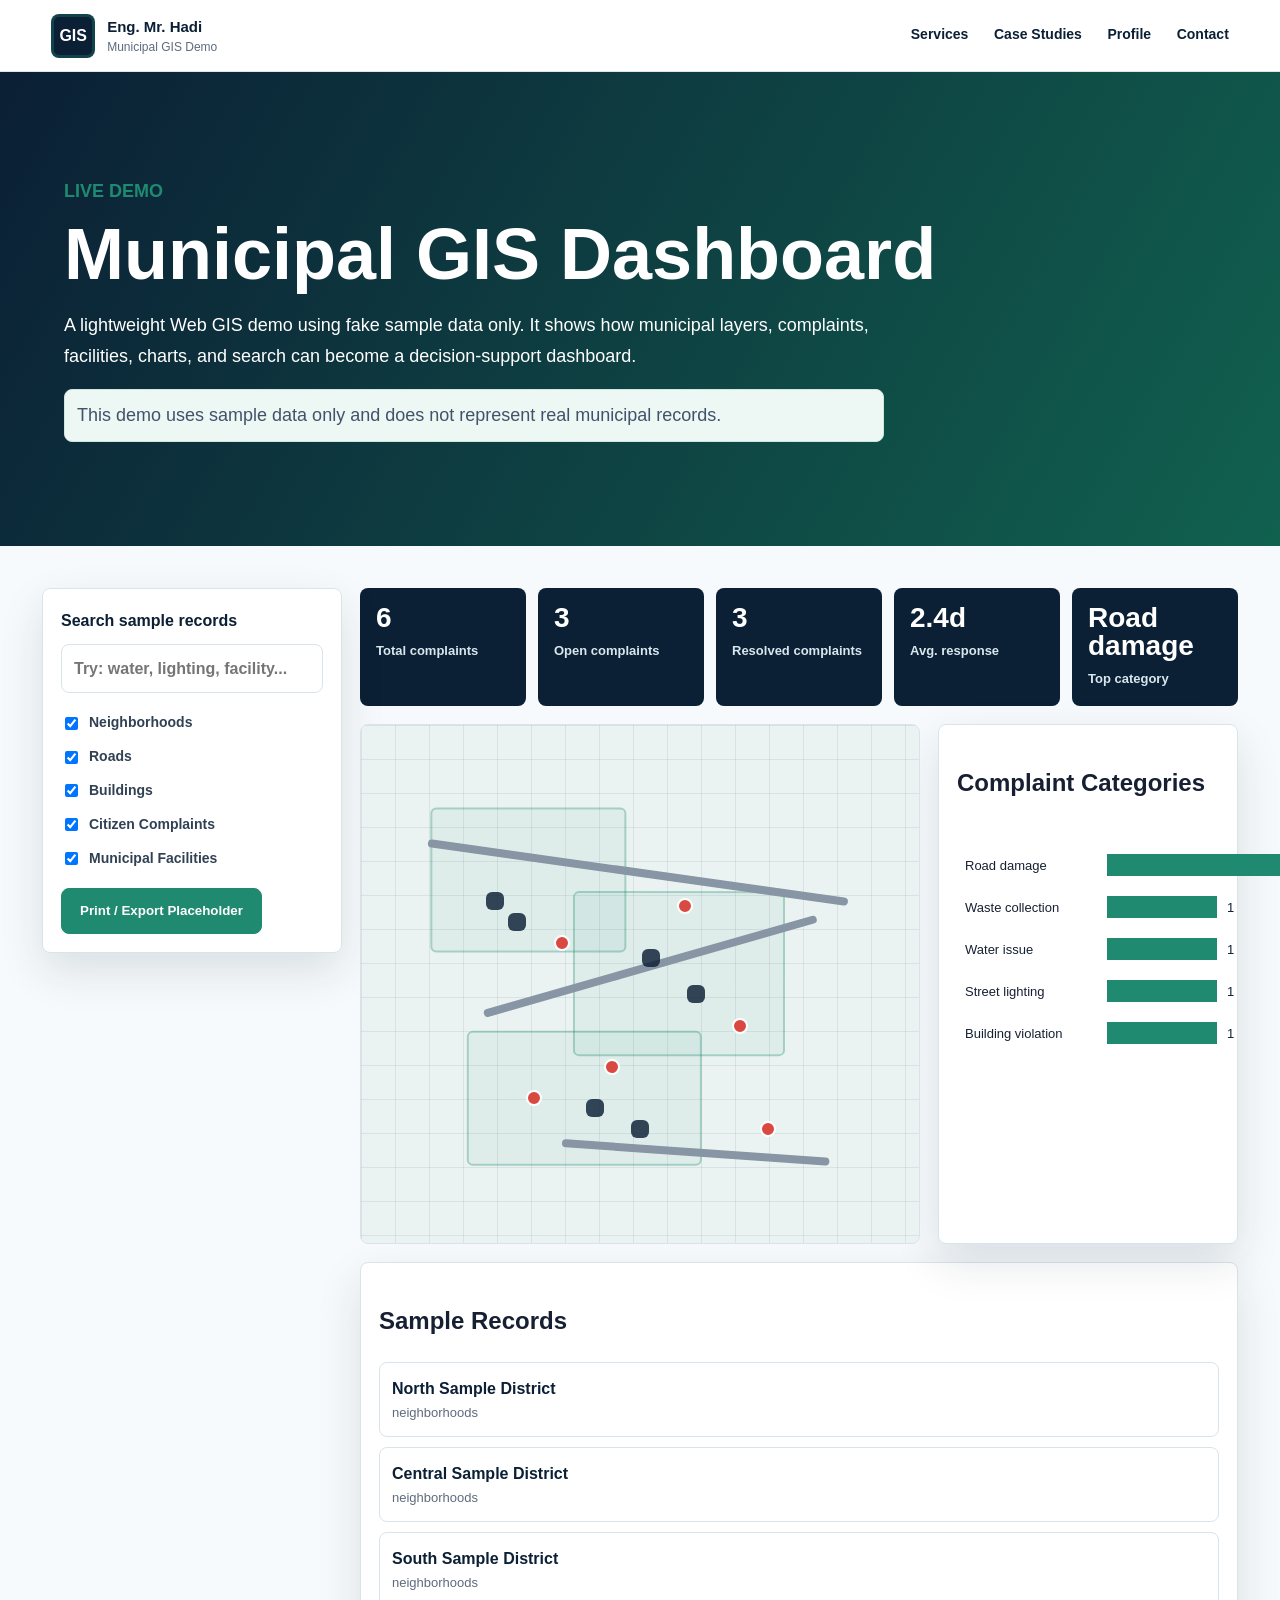
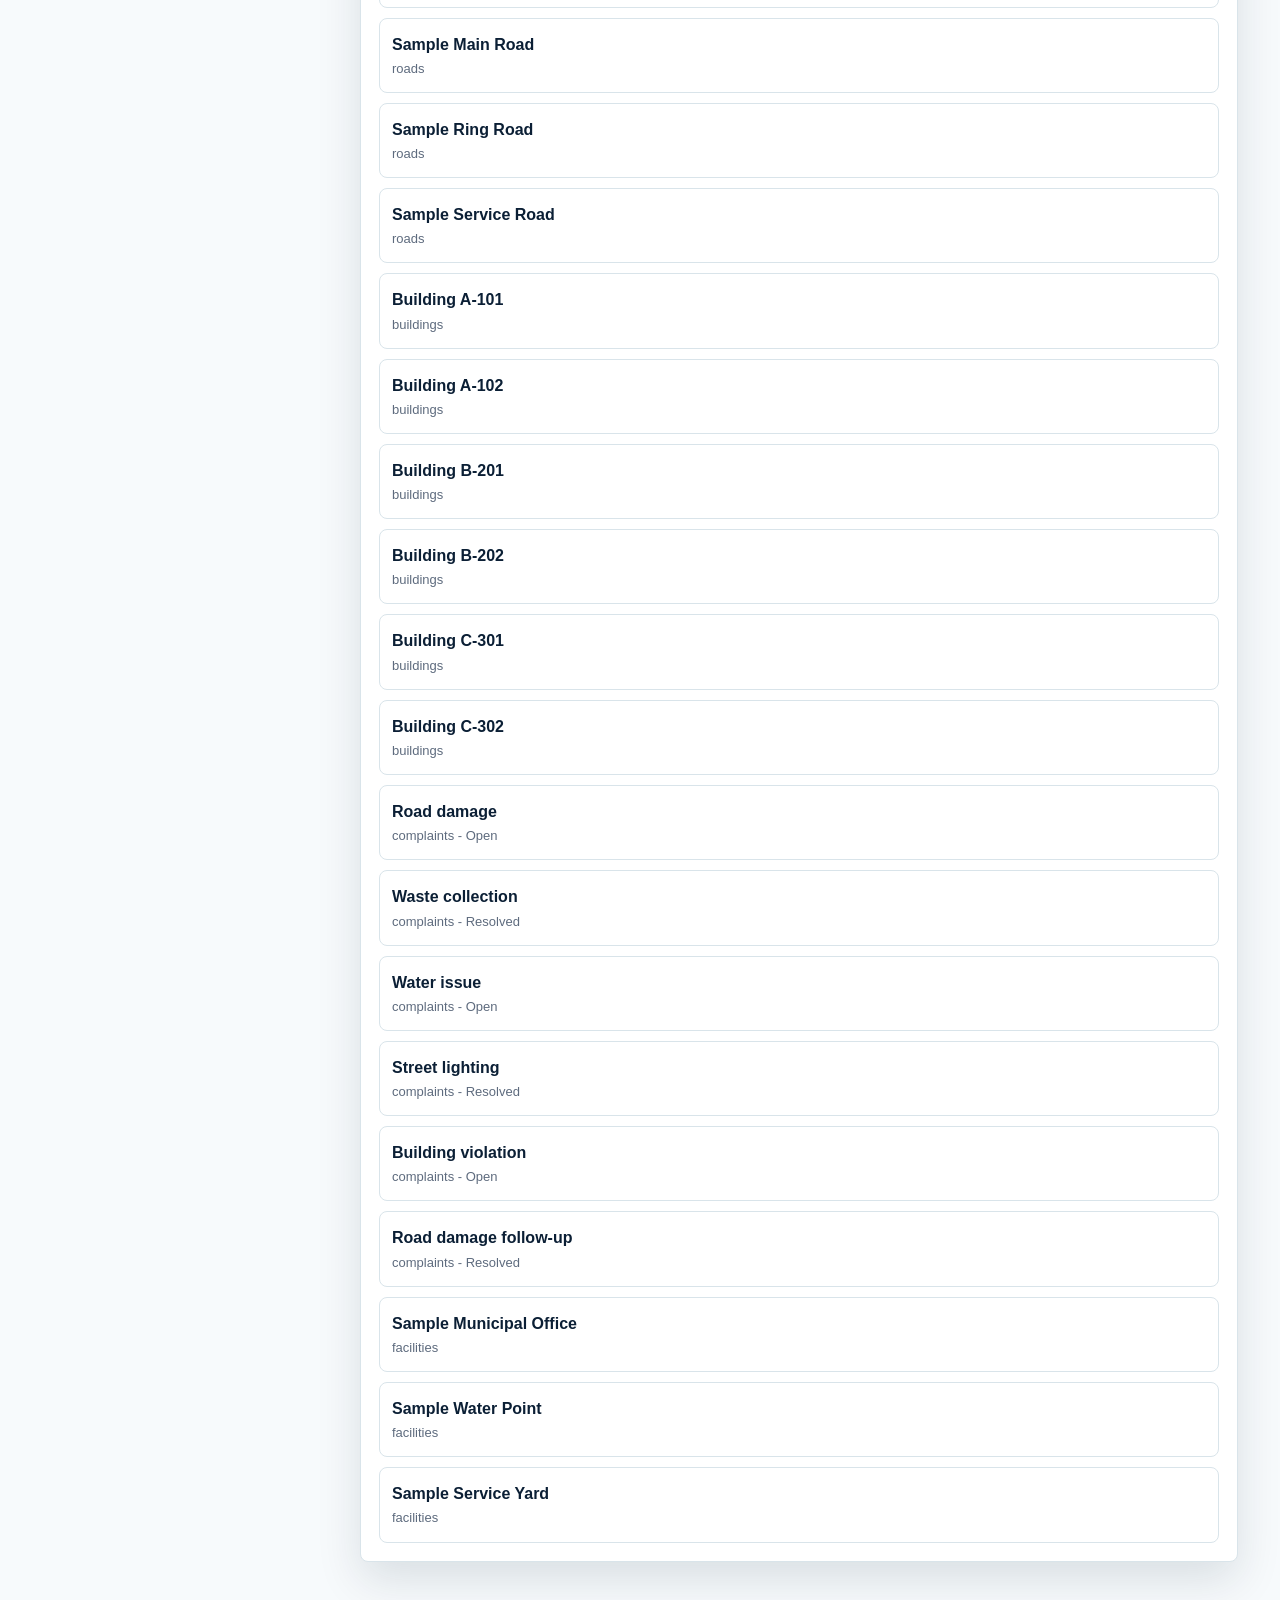
<file: demo.html>
<!doctype html>
<html lang="en" dir="ltr">
  <head>
    <meta charset="UTF-8" />
    <meta name="viewport" content="width=device-width, initial-scale=1.0" />
    <title>Live Demo: Municipal GIS Dashboard | Eng. Mr. Hadi</title>
    <meta
      name="description"
      content="Interactive public demo of a municipal GIS dashboard using sample data only. Toggle layers, search records, view charts, and explore GIS decision-support workflows."
    />
    <link rel="canonical" href="https://engmohadi.github.io/demo.html" />
    <link rel="stylesheet" href="legacy.css" />
    <link rel="stylesheet" href="demo.css" />
  </head>
  <body>
    <header class="site-header">
      <a class="brand" href="index.html" aria-label="Back to portfolio home">
        <span class="brand-mark">GIS</span>
        <span><strong>Eng. Mr. Hadi</strong><small>Municipal GIS Demo</small></span>
      </a>
      <nav class="nav-links" aria-label="Demo navigation">
        <a href="index.html#services">Services</a>
        <a href="index.html#case-studies">Case Studies</a>
        <a href="profile.html">Profile</a>
        <a href="index.html#contact">Contact</a>
      </nav>
    </header>

    <main>
      <section class="demo-hero">
        <p class="eyebrow">Live Demo</p>
        <h1>Municipal GIS Dashboard</h1>
        <p>
          A lightweight Web GIS demo using fake sample data only. It shows how municipal layers,
          complaints, facilities, charts, and search can become a decision-support dashboard.
        </p>
        <p class="demo-note">This demo uses sample data only and does not represent real municipal records.</p>
      </section>

      <section class="demo-shell" aria-label="Interactive municipal GIS dashboard">
        <aside class="demo-panel">
          <label class="demo-search">
            Search sample records
            <input id="demoSearch" type="search" placeholder="Try: water, lighting, facility..." autocomplete="off" />
          </label>

          <div class="layer-controls" aria-label="Layer controls">
            <label><input type="checkbox" data-layer="neighborhoods" checked /> Neighborhoods</label>
            <label><input type="checkbox" data-layer="roads" checked /> Roads</label>
            <label><input type="checkbox" data-layer="buildings" checked /> Buildings</label>
            <label><input type="checkbox" data-layer="complaints" checked /> Citizen Complaints</label>
            <label><input type="checkbox" data-layer="facilities" checked /> Municipal Facilities</label>
          </div>

          <button class="btn btn-primary" id="printDemo" type="button">Print / Export Placeholder</button>
        </aside>

        <section class="demo-main">
          <div class="stats-grid" id="statsGrid"></div>
          <div class="map-and-chart">
            <div class="fake-map" id="fakeMap" role="img" aria-label="Sample municipal GIS map"></div>
            <div class="chart-card">
              <h2>Complaint Categories</h2>
              <canvas id="complaintsChart" width="420" height="260" aria-label="Sample complaints chart"></canvas>
            </div>
          </div>
          <div class="results-card">
            <h2>Sample Records</h2>
            <div id="demoResults"></div>
          </div>
        </section>
      </section>
    </main>

    <script src="demo.js"></script>
  </body>
</html>
</file>
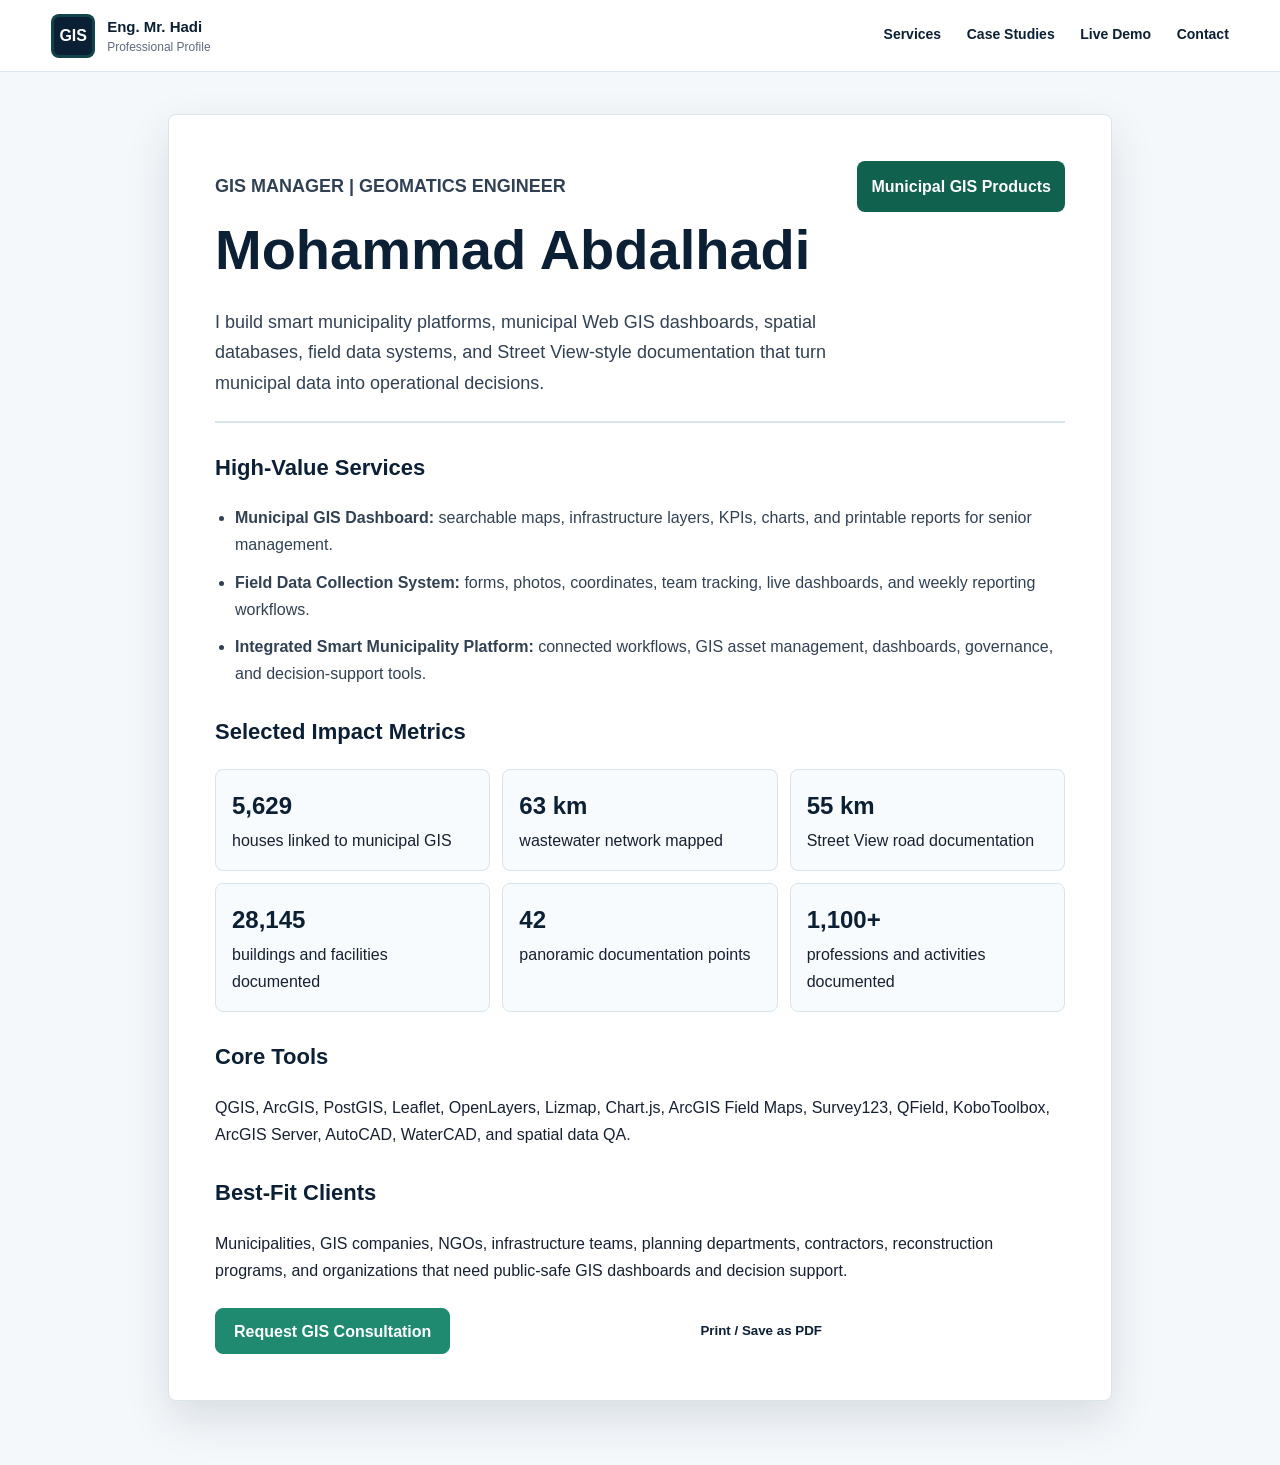
<file: profile.html>
<!doctype html>
<html lang="en" dir="ltr">
  <head>
    <meta charset="UTF-8" />
    <meta name="viewport" content="width=device-width, initial-scale=1.0" />
    <title>Professional Profile | Eng. Mr. Hadi</title>
    <meta
      name="description"
      content="Printable professional profile for a GIS Manager and Geomatics Engineer specializing in smart municipality platforms, municipal GIS dashboards, spatial databases, and infrastructure mapping."
    />
    <link rel="canonical" href="https://engmohadi.github.io/profile.html" />
    <link rel="stylesheet" href="legacy.css" />
    <style>
      body { background: #f5f8fb; }
      .profile-page { max-width: 980px; margin: 0 auto; padding: 42px 18px 64px; }
      .profile-sheet { padding: clamp(24px, 4vw, 46px); background: #fff; border: 1px solid var(--line); border-radius: 8px; box-shadow: var(--shadow); }
      .profile-top { display: grid; grid-template-columns: minmax(0, 1fr) auto; gap: 20px; align-items: start; border-bottom: 2px solid var(--line); padding-bottom: 22px; }
      .profile-top h1 { margin: 0; color: var(--navy); font-size: clamp(34px, 5vw, 56px); }
      .profile-top p { margin: 10px 0 0; color: #314154; font-size: 18px; }
      .profile-badge { padding: 12px 14px; color: #fff; background: var(--green-dark); border-radius: 8px; font-weight: 900; }
      .profile-section { margin-top: 26px; }
      .profile-section h2 { color: var(--navy); font-size: 22px; }
      .profile-grid { display: grid; grid-template-columns: repeat(3, minmax(0, 1fr)); gap: 12px; }
      .profile-card { padding: 16px; border: 1px solid var(--line); border-radius: 8px; background: #f8fbfd; }
      .profile-card strong { display: block; color: var(--navy); font-size: 24px; }
      .profile-list { display: grid; gap: 10px; padding-inline-start: 20px; color: #314154; }
      .profile-actions { display: flex; flex-wrap: wrap; gap: 10px; margin-top: 24px; }
      @media print {
        .site-header, .profile-actions { display: none; }
        body { background: #fff; }
        .profile-page { padding: 0; }
        .profile-sheet { border: 0; box-shadow: none; }
      }
      @media (max-width: 760px) {
        .profile-top, .profile-grid { grid-template-columns: 1fr; }
      }
    </style>
  </head>
  <body>
    <header class="site-header">
      <a class="brand" href="index.html" aria-label="Back to portfolio home">
        <span class="brand-mark">GIS</span>
        <span><strong>Eng. Mr. Hadi</strong><small>Professional Profile</small></span>
      </a>
      <nav class="nav-links" aria-label="Profile navigation">
        <a href="index.html#services">Services</a>
        <a href="index.html#case-studies">Case Studies</a>
        <a href="demo.html">Live Demo</a>
        <a href="index.html#contact">Contact</a>
      </nav>
    </header>

    <main class="profile-page">
      <article class="profile-sheet">
        <div class="profile-top">
          <div>
            <p class="eyebrow">GIS Manager | Geomatics Engineer</p>
            <h1>Mohammad Abdalhadi</h1>
            <p>
              I build smart municipality platforms, municipal Web GIS dashboards, spatial databases, field data systems,
              and Street View-style documentation that turn municipal data into operational decisions.
            </p>
          </div>
          <div class="profile-badge">Municipal GIS Products</div>
        </div>

        <section class="profile-section">
          <h2>High-Value Services</h2>
          <ul class="profile-list">
            <li><strong>Municipal GIS Dashboard:</strong> searchable maps, infrastructure layers, KPIs, charts, and printable reports for senior management.</li>
            <li><strong>Field Data Collection System:</strong> forms, photos, coordinates, team tracking, live dashboards, and weekly reporting workflows.</li>
            <li><strong>Integrated Smart Municipality Platform:</strong> connected workflows, GIS asset management, dashboards, governance, and decision-support tools.</li>
          </ul>
        </section>

        <section class="profile-section">
          <h2>Selected Impact Metrics</h2>
          <div class="profile-grid">
            <div class="profile-card"><strong>5,629</strong><span>houses linked to municipal GIS</span></div>
            <div class="profile-card"><strong>63 km</strong><span>wastewater network mapped</span></div>
            <div class="profile-card"><strong>55 km</strong><span>Street View road documentation</span></div>
            <div class="profile-card"><strong>28,145</strong><span>buildings and facilities documented</span></div>
            <div class="profile-card"><strong>42</strong><span>panoramic documentation points</span></div>
            <div class="profile-card"><strong>1,100+</strong><span>professions and activities documented</span></div>
          </div>
        </section>

        <section class="profile-section">
          <h2>Core Tools</h2>
          <p>
            QGIS, ArcGIS, PostGIS, Leaflet, OpenLayers, Lizmap, Chart.js, ArcGIS Field Maps, Survey123,
            QField, KoboToolbox, ArcGIS Server, AutoCAD, WaterCAD, and spatial data QA.
          </p>
        </section>

        <section class="profile-section">
          <h2>Best-Fit Clients</h2>
          <p>
            Municipalities, GIS companies, NGOs, infrastructure teams, planning departments, contractors,
            reconstruction programs, and organizations that need public-safe GIS dashboards and decision support.
          </p>
        </section>

        <div class="profile-actions">
          <a class="btn btn-primary" href="index.html#contact">Request GIS Consultation</a>
          <a class="btn btn-outline" href="demo.html">View Dashboard Demo</a>
          <button class="btn btn-ghost" type="button" onclick="window.print()">Print / Save as PDF</button>
        </div>
      </article>
    </main>
  </body>
</html>
</file>
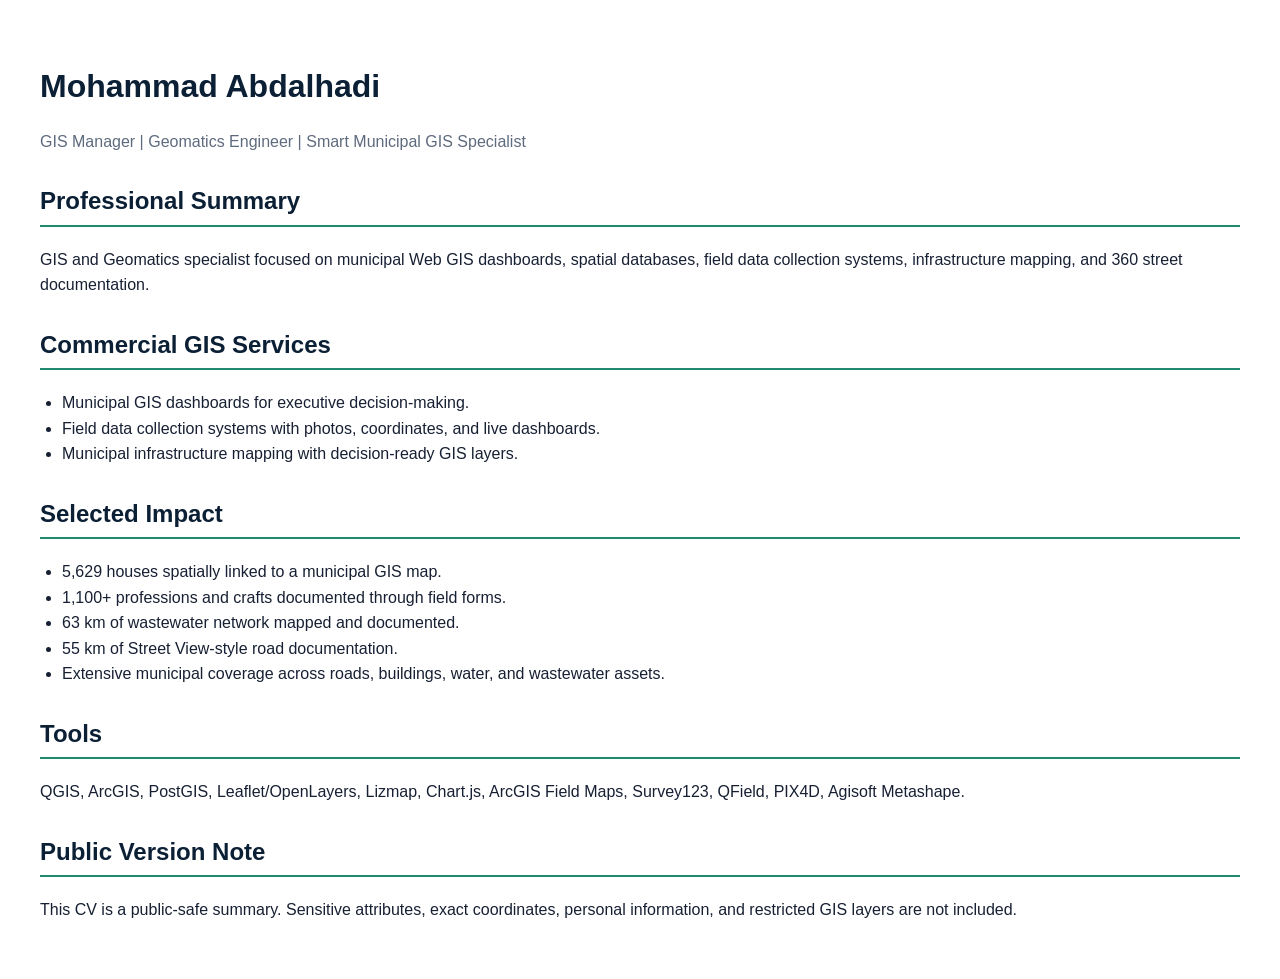
<file: assets/mohammad-abdalhadi-gis-cv.html>
<!doctype html>
<html lang="en">
  <head>
    <meta charset="UTF-8" />
    <meta name="viewport" content="width=device-width, initial-scale=1.0" />
    <title>Mohammad Abdalhadi - GIS CV</title>
    <style>
      body {
        margin: 0;
        padding: 40px;
        color: #172033;
        font-family: Arial, sans-serif;
        line-height: 1.6;
      }
      h1,
      h2 {
        color: #0b1f35;
      }
      h1 {
        margin-bottom: 4px;
      }
      h2 {
        margin-top: 28px;
        border-bottom: 2px solid #1f8a70;
        padding-bottom: 4px;
      }
      ul {
        padding-left: 22px;
      }
      .muted {
        color: #5e6b7e;
      }
    </style>
  </head>
  <body>
    <h1>Mohammad Abdalhadi</h1>
    <p class="muted">GIS Manager | Geomatics Engineer | Smart Municipal GIS Specialist</p>

    <h2>Professional Summary</h2>
    <p>
      GIS and Geomatics specialist focused on municipal Web GIS dashboards, spatial databases,
      field data collection systems, infrastructure mapping, and 360 street documentation.
    </p>

    <h2>Commercial GIS Services</h2>
    <ul>
      <li>Municipal GIS dashboards for executive decision-making.</li>
      <li>Field data collection systems with photos, coordinates, and live dashboards.</li>
      <li>Municipal infrastructure mapping with decision-ready GIS layers.</li>
    </ul>

    <h2>Selected Impact</h2>
    <ul>
      <li>5,629 houses spatially linked to a municipal GIS map.</li>
      <li>1,100+ professions and crafts documented through field forms.</li>
      <li>63 km of wastewater network mapped and documented.</li>
      <li>55 km of Street View-style road documentation.</li>
      <li>Extensive municipal coverage across roads, buildings, water, and wastewater assets.</li>
    </ul>

    <h2>Tools</h2>
    <p>QGIS, ArcGIS, PostGIS, Leaflet/OpenLayers, Lizmap, Chart.js, ArcGIS Field Maps, Survey123, QField, PIX4D, Agisoft Metashape.</p>

    <h2>Public Version Note</h2>
    <p>
      This CV is a public-safe summary. Sensitive attributes, exact coordinates, personal
      information, and restricted GIS layers are not included.
    </p>
  </body>
</html>
</file>
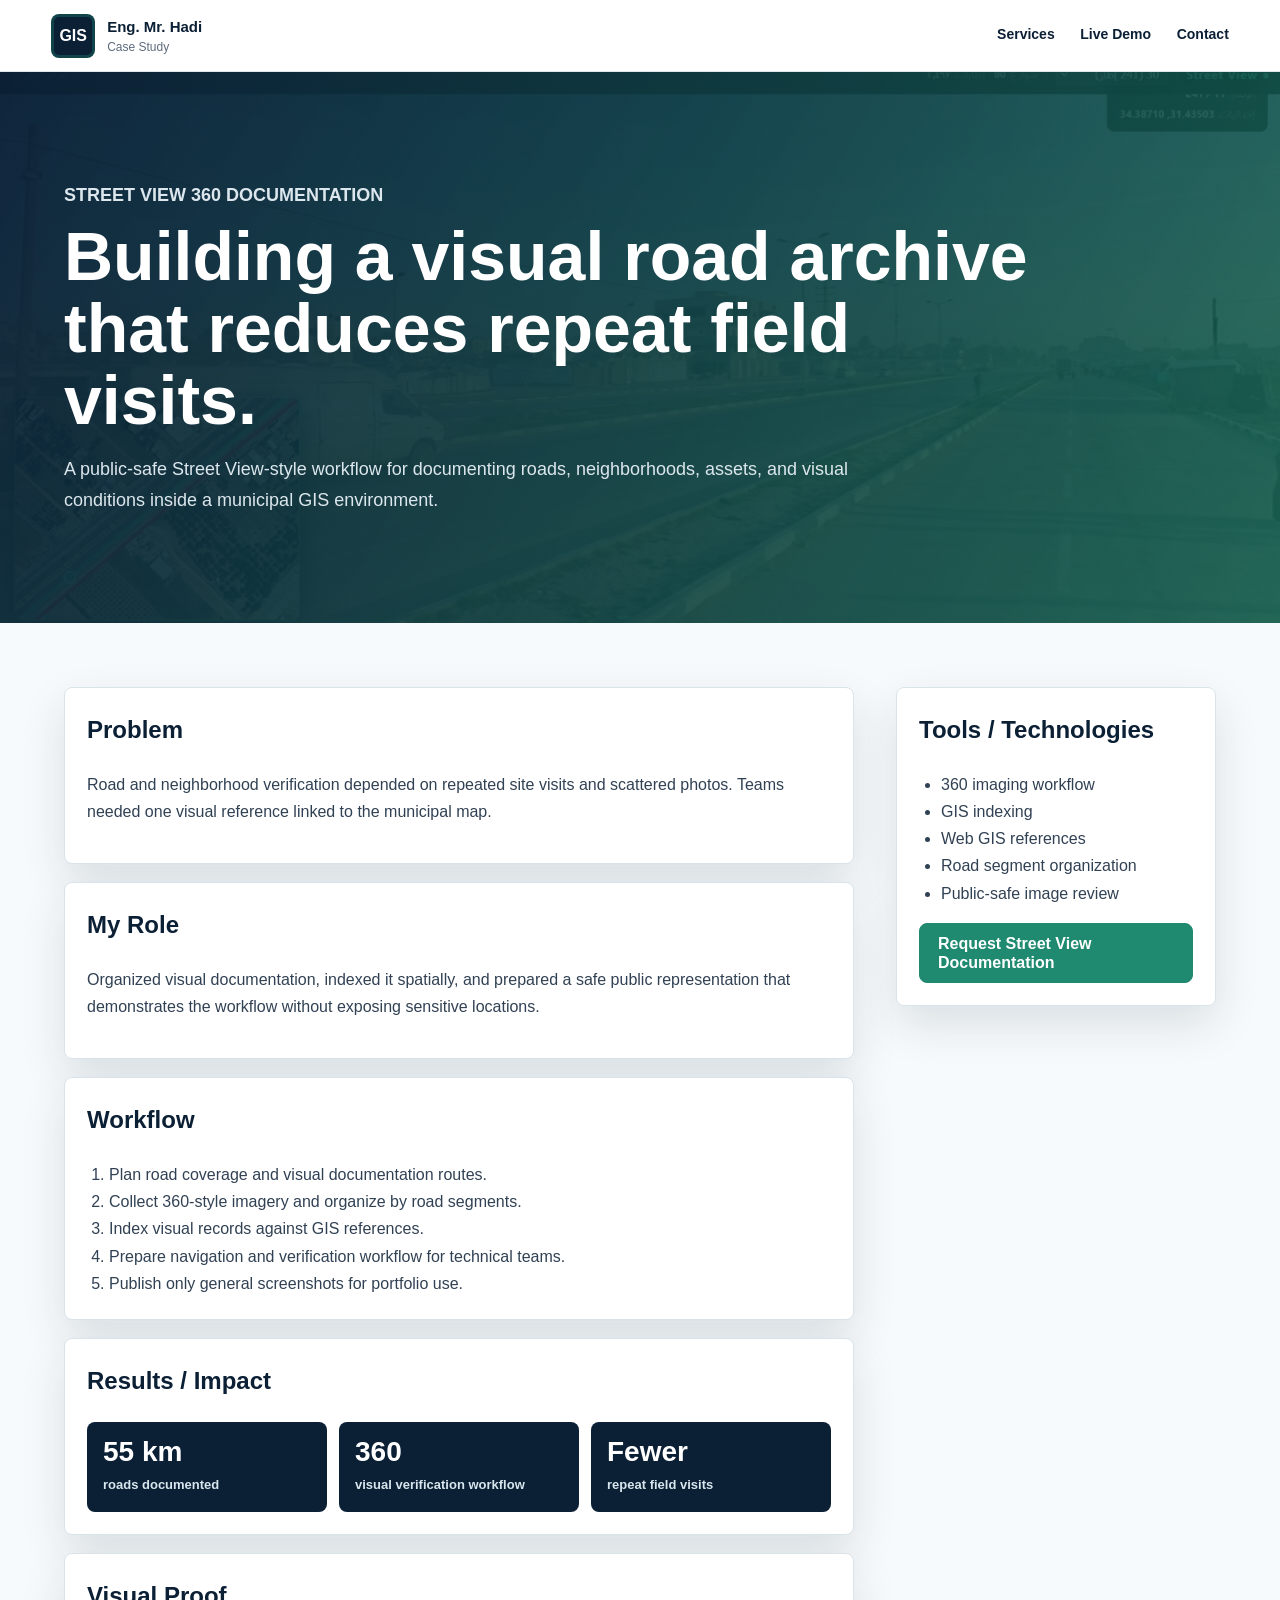
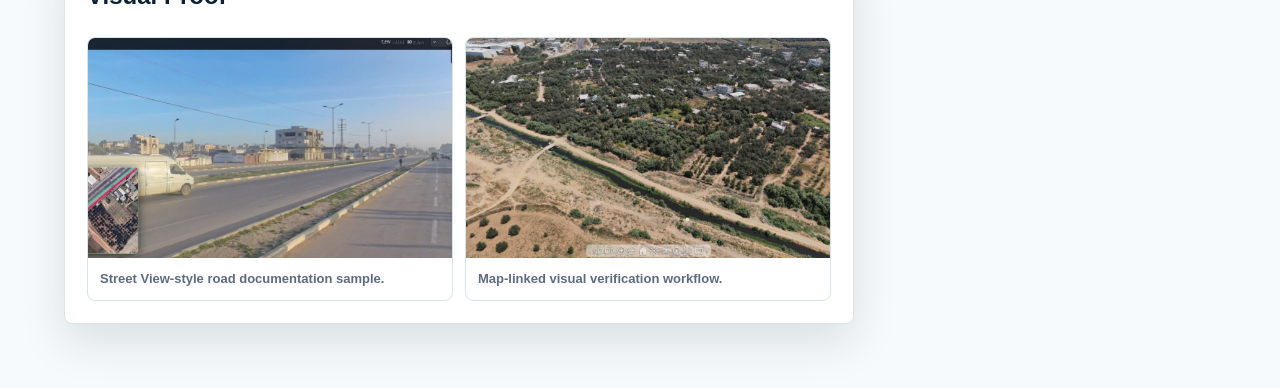
<file: case-studies/bureij-street-view-360.html>
<!doctype html>
<html lang="en" dir="ltr">
  <head>
    <meta charset="UTF-8" />
    <meta name="viewport" content="width=device-width, initial-scale=1.0" />
    <title>Street View 360 Documentation Case Study | Eng. Mr. Hadi</title>
    <meta name="description" content="Case study for 360 Street View-style municipal documentation linked to GIS maps for road and asset verification." />
    <link rel="canonical" href="https://engmohadi.github.io/case-studies/bureij-street-view-360.html" />
    <link rel="stylesheet" href="../legacy.css" />
    <link rel="stylesheet" href="case-study.css" />
  </head>
  <body>
    <header class="site-header">
      <a class="brand" href="../index.html"><span class="brand-mark">GIS</span><span><strong>Eng. Mr. Hadi</strong><small>Case Study</small></span></a>
      <nav class="nav-links"><a href="../index.html#services">Services</a><a href="../demo.html">Live Demo</a><a href="../index.html#contact">Contact</a></nav>
    </header>
    <main>
      <section class="case-hero" style="--hero-image: url('../assets/images/portfolio-09.jpeg')">
        <p class="eyebrow">Street View 360 Documentation</p>
        <h1>Building a visual road archive that reduces repeat field visits.</h1>
        <p>A public-safe Street View-style workflow for documenting roads, neighborhoods, assets, and visual conditions inside a municipal GIS environment.</p>
      </section>
      <section class="case-layout">
        <div class="case-main">
          <section class="case-block"><h2>Problem</h2><p>Road and neighborhood verification depended on repeated site visits and scattered photos. Teams needed one visual reference linked to the municipal map.</p></section>
          <section class="case-block"><h2>My Role</h2><p>Organized visual documentation, indexed it spatially, and prepared a safe public representation that demonstrates the workflow without exposing sensitive locations.</p></section>
          <section class="workflow-card"><h2>Workflow</h2><ol><li>Plan road coverage and visual documentation routes.</li><li>Collect 360-style imagery and organize by road segments.</li><li>Index visual records against GIS references.</li><li>Prepare navigation and verification workflow for technical teams.</li><li>Publish only general screenshots for portfolio use.</li></ol></section>
          <section class="case-block"><h2>Results / Impact</h2><div class="impact-grid"><div class="impact-tile"><strong>55 km</strong><span>roads documented</span></div><div class="impact-tile"><strong>360</strong><span>visual verification workflow</span></div><div class="impact-tile"><strong>Fewer</strong><span>repeat field visits</span></div></div></section>
          <section class="case-block"><h2>Visual Proof</h2><div class="visual-proof"><figure><img src="../assets/images/portfolio-09.jpeg" alt="Street View 360 road documentation" /><figcaption>Street View-style road documentation sample.</figcaption></figure><figure><img src="../assets/images/portfolio-13.png" alt="GIS visual documentation interface" /><figcaption>Map-linked visual verification workflow.</figcaption></figure></div></section>
        </div>
        <aside class="case-aside"><h2>Tools / Technologies</h2><ul><li>360 imaging workflow</li><li>GIS indexing</li><li>Web GIS references</li><li>Road segment organization</li><li>Public-safe image review</li></ul><a class="btn btn-primary" href="../index.html#contact">Request Street View Documentation</a></aside>
      </section>
    </main>
  </body>
</html>
</file>
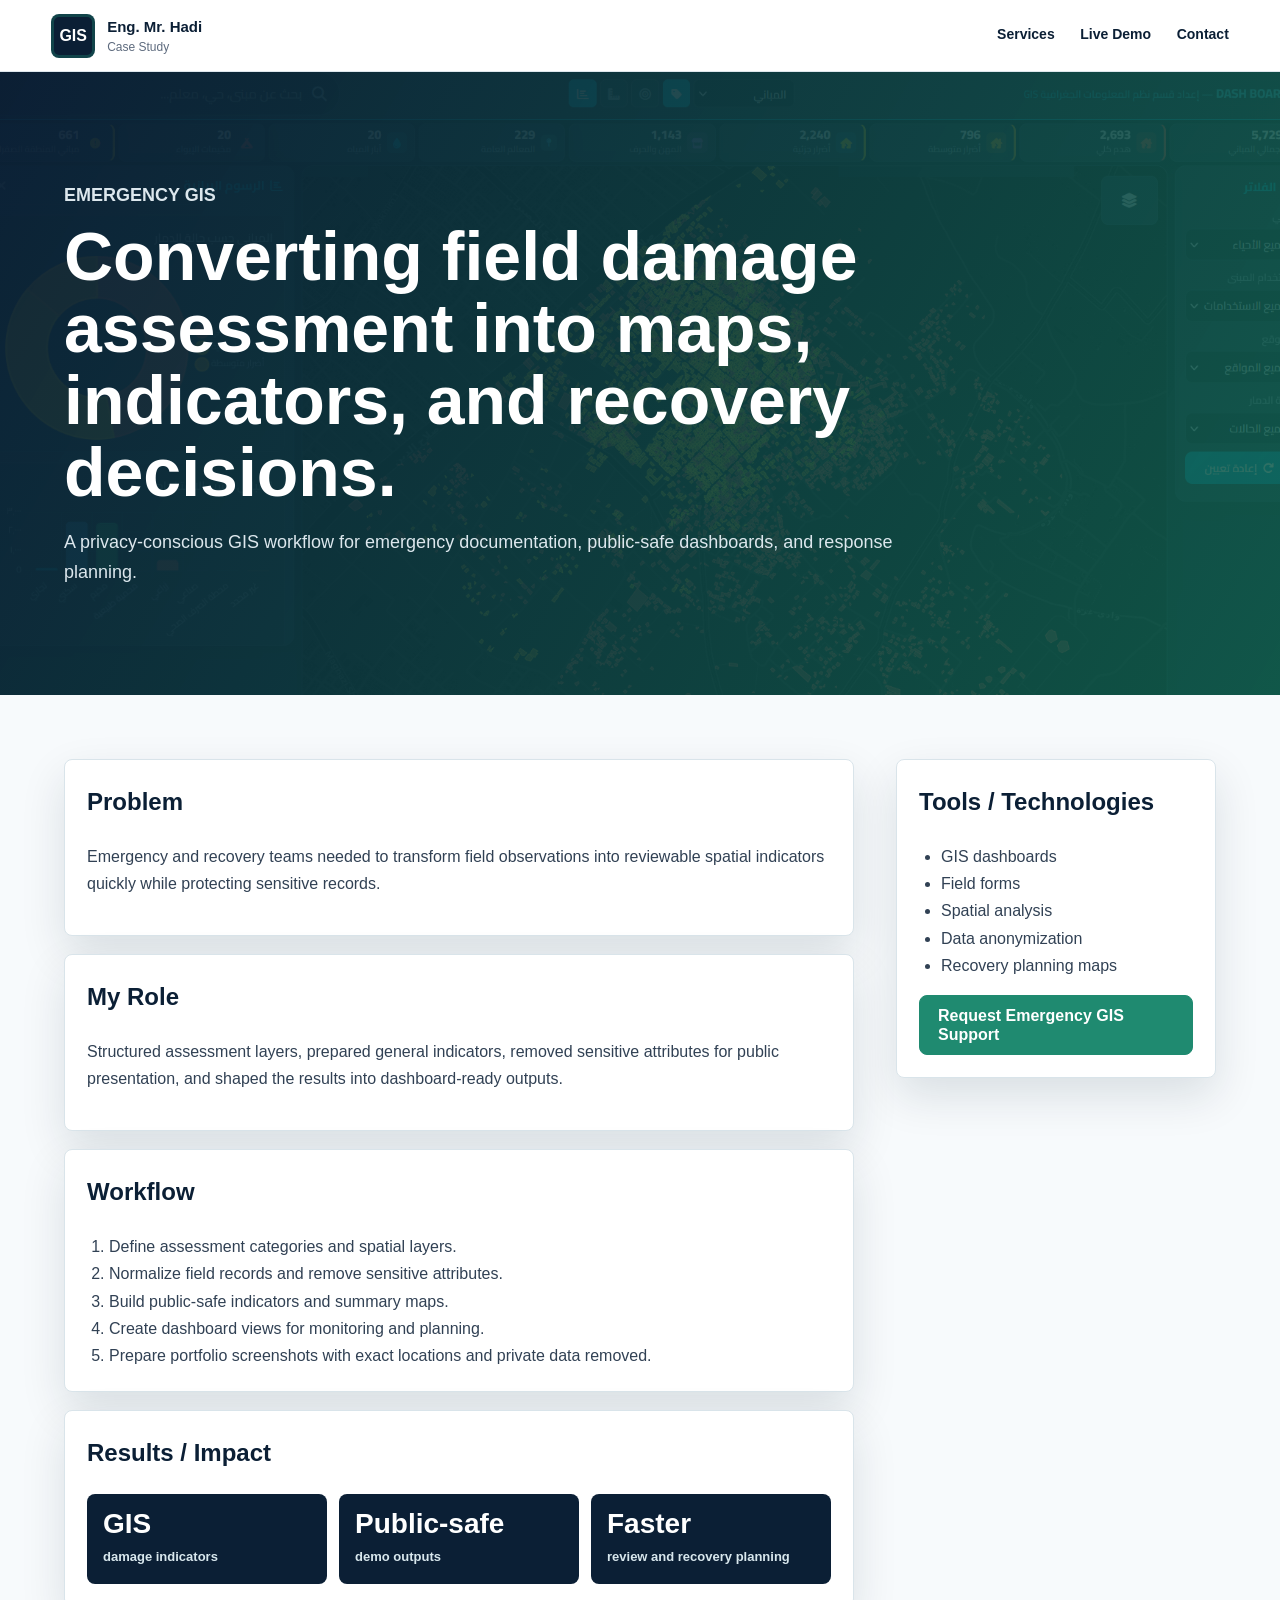
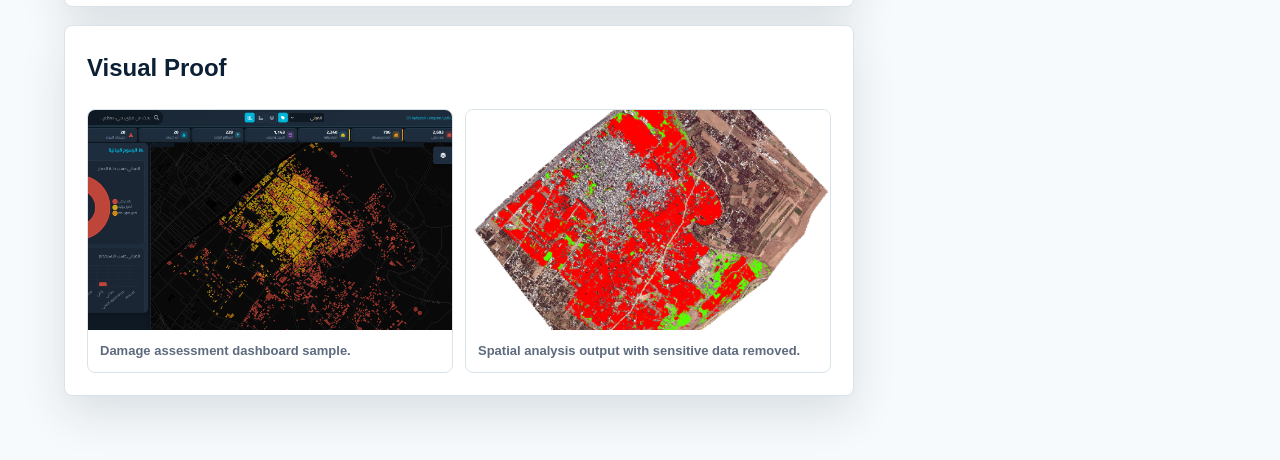
<file: case-studies/damage-assessment-emergency.html>
<!doctype html>
<html lang="en" dir="ltr">
  <head>
    <meta charset="UTF-8" />
    <meta name="viewport" content="width=device-width, initial-scale=1.0" />
    <title>Damage Assessment GIS Case Study | Eng. Mr. Hadi</title>
    <meta name="description" content="Case study for emergency GIS, public-safe damage assessment dashboards, indicators, and recovery planning maps." />
    <link rel="canonical" href="https://engmohadi.github.io/case-studies/damage-assessment-emergency.html" />
    <link rel="stylesheet" href="../legacy.css" />
    <link rel="stylesheet" href="case-study.css" />
  </head>
  <body>
    <header class="site-header">
      <a class="brand" href="../index.html"><span class="brand-mark">GIS</span><span><strong>Eng. Mr. Hadi</strong><small>Case Study</small></span></a>
      <nav class="nav-links"><a href="../index.html#services">Services</a><a href="../demo.html">Live Demo</a><a href="../index.html#contact">Contact</a></nav>
    </header>
    <main>
      <section class="case-hero" style="--hero-image: url('../assets/images/portfolio-28.png')">
        <p class="eyebrow">Emergency GIS</p>
        <h1>Converting field damage assessment into maps, indicators, and recovery decisions.</h1>
        <p>A privacy-conscious GIS workflow for emergency documentation, public-safe dashboards, and response planning.</p>
      </section>
      <section class="case-layout">
        <div class="case-main">
          <section class="case-block"><h2>Problem</h2><p>Emergency and recovery teams needed to transform field observations into reviewable spatial indicators quickly while protecting sensitive records.</p></section>
          <section class="case-block"><h2>My Role</h2><p>Structured assessment layers, prepared general indicators, removed sensitive attributes for public presentation, and shaped the results into dashboard-ready outputs.</p></section>
          <section class="workflow-card"><h2>Workflow</h2><ol><li>Define assessment categories and spatial layers.</li><li>Normalize field records and remove sensitive attributes.</li><li>Build public-safe indicators and summary maps.</li><li>Create dashboard views for monitoring and planning.</li><li>Prepare portfolio screenshots with exact locations and private data removed.</li></ol></section>
          <section class="case-block"><h2>Results / Impact</h2><div class="impact-grid"><div class="impact-tile"><strong>GIS</strong><span>damage indicators</span></div><div class="impact-tile"><strong>Public-safe</strong><span>demo outputs</span></div><div class="impact-tile"><strong>Faster</strong><span>review and recovery planning</span></div></div></section>
          <section class="case-block"><h2>Visual Proof</h2><div class="visual-proof"><figure><img src="../assets/images/portfolio-28.png" alt="Damage assessment GIS dashboard" /><figcaption>Damage assessment dashboard sample.</figcaption></figure><figure><img src="../assets/images/portfolio-29.png" alt="Spatial damage analysis" /><figcaption>Spatial analysis output with sensitive data removed.</figcaption></figure></div></section>
        </div>
        <aside class="case-aside"><h2>Tools / Technologies</h2><ul><li>GIS dashboards</li><li>Field forms</li><li>Spatial analysis</li><li>Data anonymization</li><li>Recovery planning maps</li></ul><a class="btn btn-primary" href="../index.html#contact">Request Emergency GIS Support</a></aside>
      </section>
    </main>
  </body>
</html>
</file>
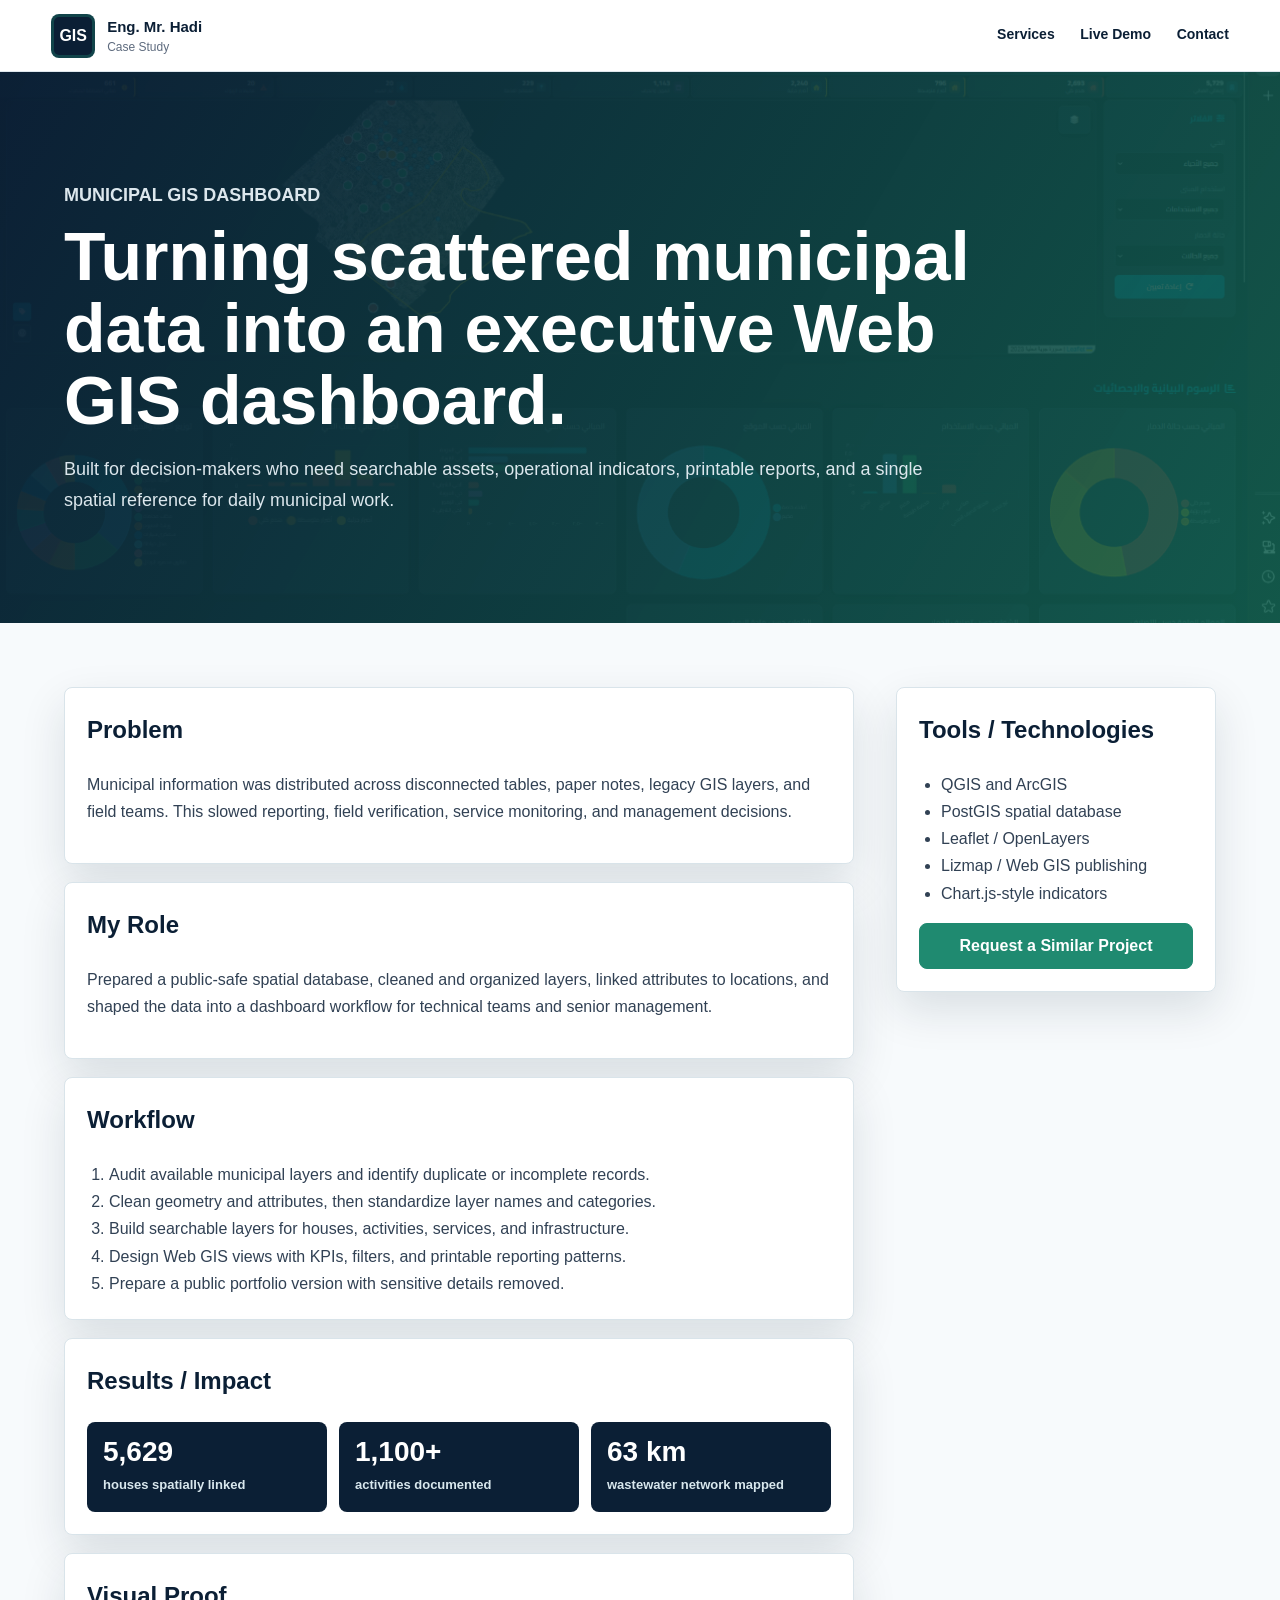
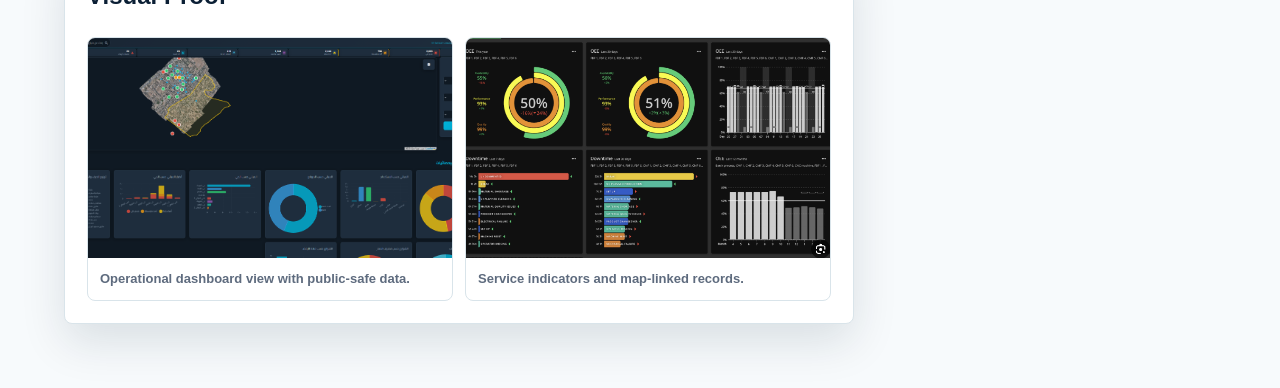
<file: case-studies/municipal-interactive-gis-dashboard.html>
<!doctype html>
<html lang="en" dir="ltr">
  <head>
    <meta charset="UTF-8" />
    <meta name="viewport" content="width=device-width, initial-scale=1.0" />
    <title>Municipal GIS Dashboard Case Study | Eng. Mr. Hadi</title>
    <meta name="description" content="Case study for building a municipal Web GIS dashboard with searchable layers, KPIs, reports, and decision-support workflows." />
    <link rel="canonical" href="https://engmohadi.github.io/case-studies/municipal-interactive-gis-dashboard.html" />
    <link rel="stylesheet" href="../legacy.css" />
    <link rel="stylesheet" href="case-study.css" />
  </head>
  <body>
    <header class="site-header">
      <a class="brand" href="../index.html"><span class="brand-mark">GIS</span><span><strong>Eng. Mr. Hadi</strong><small>Case Study</small></span></a>
      <nav class="nav-links"><a href="../index.html#services">Services</a><a href="../demo.html">Live Demo</a><a href="../index.html#contact">Contact</a></nav>
    </header>
    <main>
      <section class="case-hero" style="--hero-image: url('../assets/images/portfolio-03.png')">
        <p class="eyebrow">Municipal GIS Dashboard</p>
        <h1>Turning scattered municipal data into an executive Web GIS dashboard.</h1>
        <p>Built for decision-makers who need searchable assets, operational indicators, printable reports, and a single spatial reference for daily municipal work.</p>
      </section>
      <section class="case-layout">
        <div class="case-main">
          <section class="case-block"><h2>Problem</h2><p>Municipal information was distributed across disconnected tables, paper notes, legacy GIS layers, and field teams. This slowed reporting, field verification, service monitoring, and management decisions.</p></section>
          <section class="case-block"><h2>My Role</h2><p>Prepared a public-safe spatial database, cleaned and organized layers, linked attributes to locations, and shaped the data into a dashboard workflow for technical teams and senior management.</p></section>
          <section class="workflow-card"><h2>Workflow</h2><ol><li>Audit available municipal layers and identify duplicate or incomplete records.</li><li>Clean geometry and attributes, then standardize layer names and categories.</li><li>Build searchable layers for houses, activities, services, and infrastructure.</li><li>Design Web GIS views with KPIs, filters, and printable reporting patterns.</li><li>Prepare a public portfolio version with sensitive details removed.</li></ol></section>
          <section class="case-block"><h2>Results / Impact</h2><div class="impact-grid"><div class="impact-tile"><strong>5,629</strong><span>houses spatially linked</span></div><div class="impact-tile"><strong>1,100+</strong><span>activities documented</span></div><div class="impact-tile"><strong>63 km</strong><span>wastewater network mapped</span></div></div></section>
          <section class="case-block"><h2>Visual Proof</h2><div class="visual-proof"><figure><img src="../assets/images/portfolio-03.png" alt="Municipal GIS dashboard screenshot" /><figcaption>Operational dashboard view with public-safe data.</figcaption></figure><figure><img src="../assets/images/portfolio-05.png" alt="GIS indicators dashboard" /><figcaption>Service indicators and map-linked records.</figcaption></figure></div></section>
        </div>
        <aside class="case-aside"><h2>Tools / Technologies</h2><ul><li>QGIS and ArcGIS</li><li>PostGIS spatial database</li><li>Leaflet / OpenLayers</li><li>Lizmap / Web GIS publishing</li><li>Chart.js-style indicators</li></ul><a class="btn btn-primary" href="../index.html#contact">Request a Similar Project</a></aside>
      </section>
    </main>
  </body>
</html>
</file>
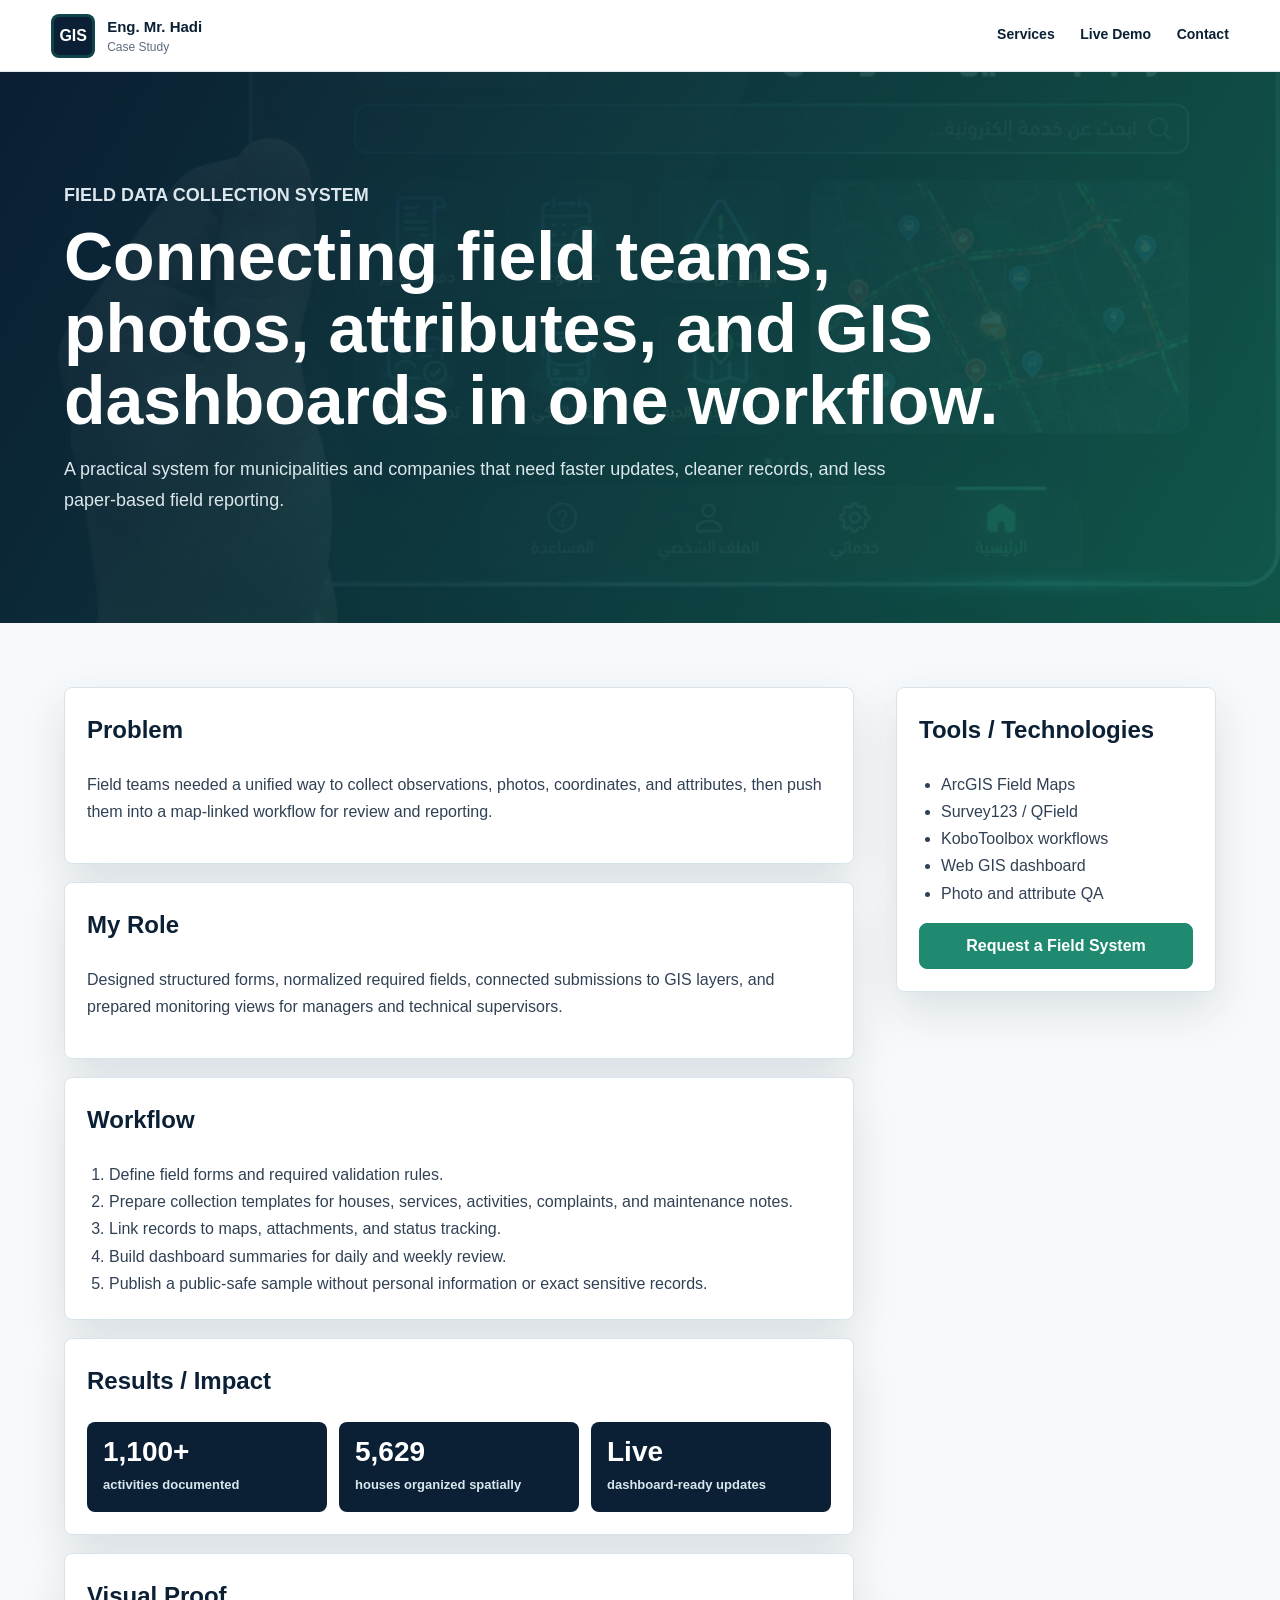
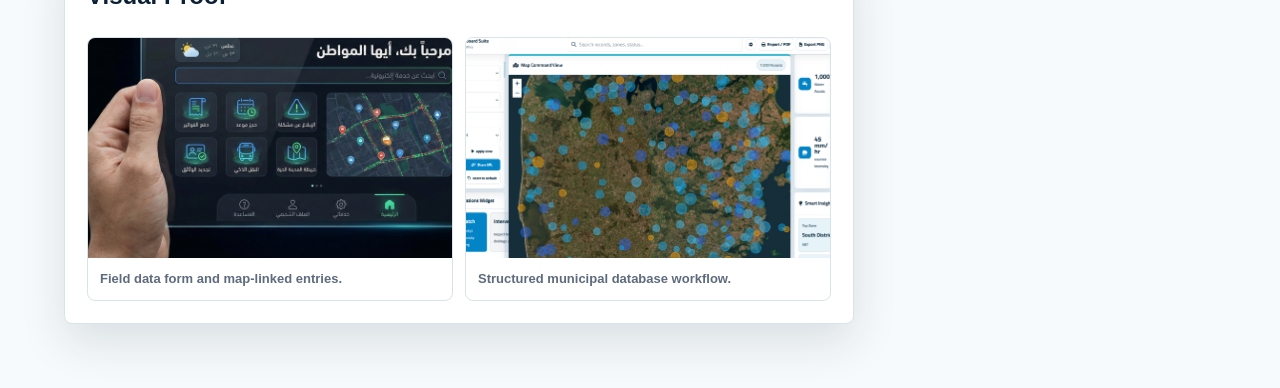
<file: case-studies/municipal-spatial-database.html>
<!doctype html>
<html lang="en" dir="ltr">
  <head>
    <meta charset="UTF-8" />
    <meta name="viewport" content="width=device-width, initial-scale=1.0" />
    <title>Field Data Collection Case Study | Eng. Mr. Hadi</title>
    <meta name="description" content="Case study for municipal field data collection systems with forms, photos, coordinates, dashboards, and weekly reports." />
    <link rel="canonical" href="https://engmohadi.github.io/case-studies/municipal-spatial-database.html" />
    <link rel="stylesheet" href="../legacy.css" />
    <link rel="stylesheet" href="case-study.css" />
  </head>
  <body>
    <header class="site-header">
      <a class="brand" href="../index.html"><span class="brand-mark">GIS</span><span><strong>Eng. Mr. Hadi</strong><small>Case Study</small></span></a>
      <nav class="nav-links"><a href="../index.html#services">Services</a><a href="../demo.html">Live Demo</a><a href="../index.html#contact">Contact</a></nav>
    </header>
    <main>
      <section class="case-hero" style="--hero-image: url('../assets/images/portfolio-26.png')">
        <p class="eyebrow">Field Data Collection System</p>
        <h1>Connecting field teams, photos, attributes, and GIS dashboards in one workflow.</h1>
        <p>A practical system for municipalities and companies that need faster updates, cleaner records, and less paper-based field reporting.</p>
      </section>
      <section class="case-layout">
        <div class="case-main">
          <section class="case-block"><h2>Problem</h2><p>Field teams needed a unified way to collect observations, photos, coordinates, and attributes, then push them into a map-linked workflow for review and reporting.</p></section>
          <section class="case-block"><h2>My Role</h2><p>Designed structured forms, normalized required fields, connected submissions to GIS layers, and prepared monitoring views for managers and technical supervisors.</p></section>
          <section class="workflow-card"><h2>Workflow</h2><ol><li>Define field forms and required validation rules.</li><li>Prepare collection templates for houses, services, activities, complaints, and maintenance notes.</li><li>Link records to maps, attachments, and status tracking.</li><li>Build dashboard summaries for daily and weekly review.</li><li>Publish a public-safe sample without personal information or exact sensitive records.</li></ol></section>
          <section class="case-block"><h2>Results / Impact</h2><div class="impact-grid"><div class="impact-tile"><strong>1,100+</strong><span>activities documented</span></div><div class="impact-tile"><strong>5,629</strong><span>houses organized spatially</span></div><div class="impact-tile"><strong>Live</strong><span>dashboard-ready updates</span></div></div></section>
          <section class="case-block"><h2>Visual Proof</h2><div class="visual-proof"><figure><img src="../assets/images/portfolio-26.png" alt="Field data collection app screenshot" /><figcaption>Field data form and map-linked entries.</figcaption></figure><figure><img src="../assets/images/portfolio-24.png" alt="Municipal spatial database screenshot" /><figcaption>Structured municipal database workflow.</figcaption></figure></div></section>
        </div>
        <aside class="case-aside"><h2>Tools / Technologies</h2><ul><li>ArcGIS Field Maps</li><li>Survey123 / QField</li><li>KoboToolbox workflows</li><li>Web GIS dashboard</li><li>Photo and attribute QA</li></ul><a class="btn btn-primary" href="../index.html#contact">Request a Field System</a></aside>
      </section>
    </main>
  </body>
</html>
</file>
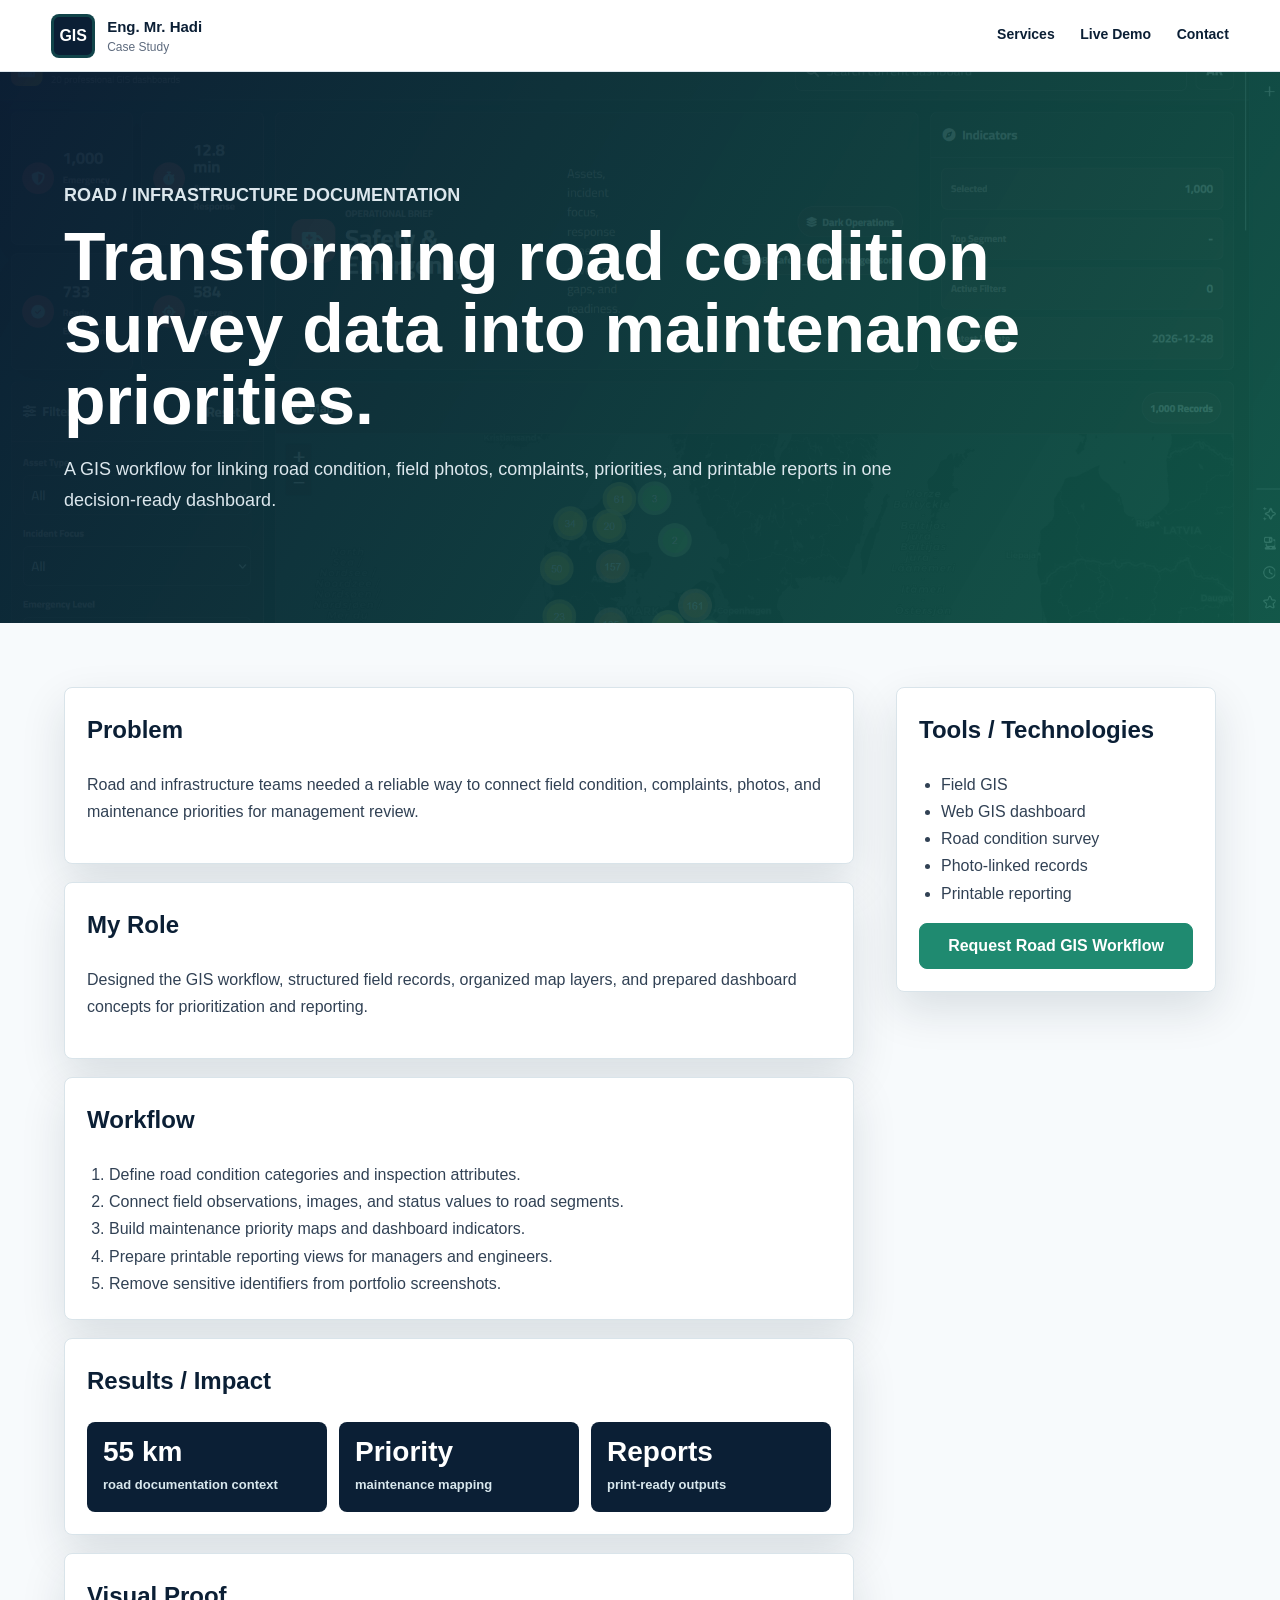
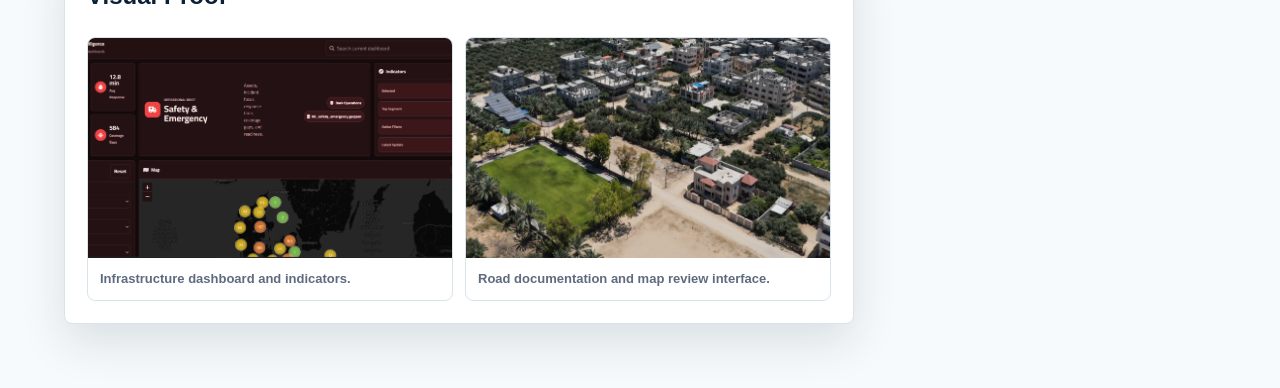
<file: case-studies/road-infrastructure-documentation.html>
<!doctype html>
<html lang="en" dir="ltr">
  <head>
    <meta charset="UTF-8" />
    <meta name="viewport" content="width=device-width, initial-scale=1.0" />
    <title>Road Infrastructure Documentation Case Study | Eng. Mr. Hadi</title>
    <meta name="description" content="Case study for road condition surveys, infrastructure documentation, maintenance priority maps, and Web GIS reporting." />
    <link rel="canonical" href="https://engmohadi.github.io/case-studies/road-infrastructure-documentation.html" />
    <link rel="stylesheet" href="../legacy.css" />
    <link rel="stylesheet" href="case-study.css" />
  </head>
  <body>
    <header class="site-header">
      <a class="brand" href="../index.html"><span class="brand-mark">GIS</span><span><strong>Eng. Mr. Hadi</strong><small>Case Study</small></span></a>
      <nav class="nav-links"><a href="../index.html#services">Services</a><a href="../demo.html">Live Demo</a><a href="../index.html#contact">Contact</a></nav>
    </header>
    <main>
      <section class="case-hero" style="--hero-image: url('../assets/images/portfolio-06.png')">
        <p class="eyebrow">Road / Infrastructure Documentation</p>
        <h1>Transforming road condition survey data into maintenance priorities.</h1>
        <p>A GIS workflow for linking road condition, field photos, complaints, priorities, and printable reports in one decision-ready dashboard.</p>
      </section>
      <section class="case-layout">
        <div class="case-main">
          <section class="case-block"><h2>Problem</h2><p>Road and infrastructure teams needed a reliable way to connect field condition, complaints, photos, and maintenance priorities for management review.</p></section>
          <section class="case-block"><h2>My Role</h2><p>Designed the GIS workflow, structured field records, organized map layers, and prepared dashboard concepts for prioritization and reporting.</p></section>
          <section class="workflow-card"><h2>Workflow</h2><ol><li>Define road condition categories and inspection attributes.</li><li>Connect field observations, images, and status values to road segments.</li><li>Build maintenance priority maps and dashboard indicators.</li><li>Prepare printable reporting views for managers and engineers.</li><li>Remove sensitive identifiers from portfolio screenshots.</li></ol></section>
          <section class="case-block"><h2>Results / Impact</h2><div class="impact-grid"><div class="impact-tile"><strong>55 km</strong><span>road documentation context</span></div><div class="impact-tile"><strong>Priority</strong><span>maintenance mapping</span></div><div class="impact-tile"><strong>Reports</strong><span>print-ready outputs</span></div></div></section>
          <section class="case-block"><h2>Visual Proof</h2><div class="visual-proof"><figure><img src="../assets/images/portfolio-06.png" alt="Infrastructure dashboard" /><figcaption>Infrastructure dashboard and indicators.</figcaption></figure><figure><img src="../assets/images/portfolio-14.png" alt="Road documentation GIS view" /><figcaption>Road documentation and map review interface.</figcaption></figure></div></section>
        </div>
        <aside class="case-aside"><h2>Tools / Technologies</h2><ul><li>Field GIS</li><li>Web GIS dashboard</li><li>Road condition survey</li><li>Photo-linked records</li><li>Printable reporting</li></ul><a class="btn btn-primary" href="../index.html#contact">Request Road GIS Workflow</a></aside>
      </section>
    </main>
  </body>
</html>
</file>
<file: legacy.css>
:root {
  --navy: #0b1f35;
  --navy-soft: #12375a;
  --green: #1f8a70;
  --green-dark: #11614f;
  --white: #ffffff;
  --paper: #f7fafc;
  --line: #d9e4ea;
  --text: #172033;
  --muted: #5e6b7e;
  --shadow: 0 18px 45px rgba(11, 31, 53, 0.12);
}

* {
  box-sizing: border-box;
}

html {
  scroll-behavior: smooth;
}

body {
  margin: 0;
  font-family: "Dubai", "Segoe UI", Arial, sans-serif;
  color: var(--text);
  background: var(--paper);
  line-height: 1.7;
}

body[dir="ltr"] {
  font-family: "Inter", "Segoe UI", Arial, sans-serif;
}

a {
  color: inherit;
  text-decoration: none;
}

img {
  display: block;
  max-width: 100%;
}

.site-header {
  position: sticky;
  top: 0;
  z-index: 20;
  display: flex;
  align-items: center;
  justify-content: space-between;
  gap: 24px;
  min-height: 72px;
  padding: 12px clamp(18px, 4vw, 56px);
  background: rgba(255, 255, 255, 0.92);
  border-bottom: 1px solid rgba(217, 228, 234, 0.86);
  backdrop-filter: blur(18px);
}

.brand {
  display: inline-flex;
  align-items: center;
  gap: 12px;
  min-width: 245px;
}

.brand-mark {
  display: grid;
  place-items: center;
  width: 44px;
  height: 44px;
  color: var(--white);
  font-weight: 800;
  letter-spacing: 0;
  background: var(--navy);
  border-radius: 8px;
  border: 3px solid rgba(31, 138, 112, 0.35);
}

.brand strong,
.brand small {
  display: block;
}

.brand strong {
  font-size: 15px;
  color: var(--navy);
}

.brand small {
  margin-top: -3px;
  color: var(--muted);
  font-size: 12px;
}

.nav-links {
  display: flex;
  align-items: center;
  justify-content: center;
  gap: clamp(14px, 2vw, 28px);
  color: var(--navy);
  font-size: 14px;
  font-weight: 700;
}

.nav-links a {
  padding: 8px 0;
  border-bottom: 2px solid transparent;
}

.nav-links a:hover,
.nav-links a:focus-visible {
  color: var(--green-dark);
  border-color: var(--green);
}

.language-toggle {
  min-width: 92px;
  min-height: 40px;
  padding: 8px 14px;
  color: var(--navy);
  font: inherit;
  font-weight: 800;
  background: var(--white);
  border: 1px solid var(--line);
  border-radius: 8px;
  cursor: pointer;
}

.language-toggle:hover,
.language-toggle:focus-visible {
  color: var(--white);
  background: var(--green-dark);
  border-color: var(--green-dark);
}

.hero {
  position: relative;
  min-height: calc(100vh - 72px);
  display: flex;
  align-items: center;
  overflow: hidden;
  color: var(--white);
  background: var(--navy);
}

.hero-background {
  position: absolute;
  inset: 0;
  background:
    linear-gradient(90deg, rgba(11, 31, 53, 0.96) 0%, rgba(11, 31, 53, 0.84) 42%, rgba(11, 31, 53, 0.38) 100%),
    url("assets/images/portfolio-03.png") center / cover no-repeat;
  transform: scale(1.02);
}

html[dir="rtl"] .hero-background {
  background:
    linear-gradient(270deg, rgba(11, 31, 53, 0.96) 0%, rgba(11, 31, 53, 0.84) 42%, rgba(11, 31, 53, 0.38) 100%),
    url("assets/images/portfolio-03.png") center / cover no-repeat;
}

.hero-inner {
  position: relative;
  z-index: 1;
  width: min(760px, calc(100% - 36px));
  margin-inline: clamp(18px, 6vw, 86px);
  padding-block: 84px 112px;
}

.eyebrow,
.section-heading span,
.contact-content span {
  display: inline-block;
  margin-bottom: 10px;
  color: var(--green);
  font-size: 13px;
  font-weight: 900;
  letter-spacing: 0;
  text-transform: uppercase;
}

.hero h1 {
  margin: 0;
  color: var(--white);
  font-size: clamp(42px, 7vw, 84px);
  line-height: 1.04;
  letter-spacing: 0;
}

.hero-role {
  max-width: 740px;
  margin: 18px 0 0;
  color: #d9eef0;
  font-size: clamp(18px, 2.3vw, 26px);
  font-weight: 800;
  line-height: 1.35;
}

.hero-copy {
  max-width: 690px;
  margin: 22px 0 0;
  color: #dce7ed;
  font-size: clamp(16px, 1.45vw, 19px);
}

.hero-actions,
.contact-actions {
  display: flex;
  flex-wrap: wrap;
  gap: 12px;
  margin-top: 34px;
}

.btn {
  display: inline-flex;
  align-items: center;
  justify-content: center;
  min-height: 46px;
  padding: 10px 18px;
  border-radius: 8px;
  border: 1px solid transparent;
  font-weight: 900;
  line-height: 1.2;
  transition: transform 0.18s ease, background 0.18s ease, border-color 0.18s ease;
}

.btn:hover,
.btn:focus-visible {
  transform: translateY(-1px);
}

.btn-primary {
  color: var(--white);
  background: var(--green);
  border-color: var(--green);
}

.btn-primary:hover,
.btn-primary:focus-visible {
  background: var(--green-dark);
  border-color: var(--green-dark);
}

.btn-outline {
  color: var(--white);
  background: rgba(255, 255, 255, 0.08);
  border-color: rgba(255, 255, 255, 0.42);
}

.btn-ghost {
  color: var(--navy);
  background: var(--white);
  border-color: var(--white);
}

.section {
  padding: clamp(58px, 7vw, 96px) clamp(18px, 5vw, 72px);
}

.section-heading {
  max-width: 850px;
  margin-bottom: 28px;
}

.section-heading h2,
.contact-content h2 {
  margin: 0;
  color: var(--navy);
  font-size: clamp(28px, 4vw, 48px);
  line-height: 1.18;
  letter-spacing: 0;
}

.about-layout {
  display: grid;
  grid-template-columns: minmax(0, 1.3fr) minmax(280px, 0.7fr);
  gap: 28px;
  align-items: start;
}

.about-layout p {
  max-width: 860px;
  margin: 0;
  font-size: 18px;
  color: #334155;
}

.profile-strip {
  display: grid;
  gap: 10px;
}

.profile-strip span,
.expertise-card,
.project-card,
.case-card,
.service-card,
.metric {
  background: var(--white);
  border: 1px solid var(--line);
  border-radius: 8px;
  box-shadow: 0 10px 30px rgba(11, 31, 53, 0.06);
}

.profile-strip span {
  padding: 12px 14px;
  color: var(--navy);
  font-weight: 900;
}

.metrics-section {
  background: var(--navy);
  color: var(--white);
}

.metrics-section .section-heading h2 {
  color: var(--white);
}

.metrics-grid {
  display: grid;
  grid-template-columns: repeat(6, minmax(0, 1fr));
  gap: 12px;
}

.metric {
  min-height: 150px;
  padding: 22px 16px;
  color: var(--white);
  background: rgba(255, 255, 255, 0.08);
  border-color: rgba(255, 255, 255, 0.16);
  box-shadow: none;
}

.metric strong {
  display: block;
  margin-bottom: 10px;
  font-size: clamp(26px, 3.4vw, 40px);
  line-height: 1;
}

.metric span {
  color: #cbdde5;
  font-size: 14px;
  font-weight: 700;
}

.expertise-grid,
.services-grid {
  display: grid;
  grid-template-columns: repeat(4, minmax(0, 1fr));
  gap: 16px;
}

.expertise-card,
.service-card {
  padding: 22px;
}

.expertise-card h3,
.service-card h3 {
  margin: 0 0 10px;
  color: var(--navy);
  font-size: 18px;
  line-height: 1.25;
}

.service-package ul {
  display: grid;
  gap: 7px;
  margin: 16px 0;
  padding-inline-start: 20px;
  color: #2f3b4d;
  font-size: 14px;
}

.service-package strong {
  display: block;
  margin-top: 14px;
  color: var(--green-dark);
  font-size: 13px;
}

.service-cta,
.case-actions .btn {
  margin-top: 16px;
}

.service-cta {
  display: inline-flex;
  min-height: 40px;
  align-items: center;
  justify-content: center;
  padding: 8px 12px;
  color: var(--white);
  background: var(--green-dark);
  border-radius: 8px;
  font-weight: 900;
}

.expertise-card p,
.service-card p,
.project-card p,
.case-card p {
  margin: 0;
  color: var(--muted);
  font-size: 15px;
}

.demo-note,
.privacy-note {
  color: #41536a;
  background: #edf7f4;
  border: 1px solid #cfe8df;
  border-radius: 8px;
}

.demo-note {
  margin-top: 12px;
  padding: 10px 12px;
  font-size: 13px;
}

.projects-section {
  background: #eef4f6;
}

.projects-grid {
  display: grid;
  grid-template-columns: repeat(3, minmax(0, 1fr));
  gap: 18px;
}

.project-card {
  overflow: hidden;
}

.project-card img {
  width: 100%;
  height: 210px;
  object-fit: cover;
  background: #dbe5ea;
}

.project-body {
  padding: 20px;
}

.project-card h3,
.case-card h3 {
  margin: 0 0 8px;
  color: var(--navy);
  font-size: 20px;
  line-height: 1.25;
}

.project-tags {
  display: flex;
  flex-wrap: wrap;
  gap: 7px;
  margin-top: 16px;
}

.project-tags span {
  padding: 5px 8px;
  color: var(--green-dark);
  background: #e7f4f0;
  border-radius: 8px;
  font-size: 12px;
  font-weight: 900;
}

.case-grid {
  display: grid;
  grid-template-columns: repeat(2, minmax(0, 1fr));
  gap: 18px;
}

.case-card {
  padding: 0;
  overflow: hidden;
}

.case-card img {
  width: 100%;
  height: 230px;
  object-fit: cover;
  background: #dbe5ea;
}

.case-card-body {
  padding: 24px;
}

.case-card dl {
  display: grid;
  gap: 14px;
  margin: 18px 0 0;
}

.case-card dt {
  color: var(--green-dark);
  font-size: 13px;
  font-weight: 900;
}

.case-card dd {
  margin: 4px 0 0;
  color: #2f3b4d;
  font-size: 15px;
}

.case-actions {
  display: flex;
  flex-wrap: wrap;
  gap: 10px;
}

.case-actions .btn-outline {
  color: var(--navy);
  border-color: var(--line);
  background: var(--white);
}

.demo-section {
  background: var(--white);
}

.demo-teaser {
  display: grid;
  grid-template-columns: minmax(0, 1fr) auto;
  gap: 22px;
  align-items: center;
  padding: 24px;
  background: #eef7f5;
  border: 1px solid #cfe8df;
  border-radius: 8px;
}

.demo-teaser p {
  margin: 0;
  color: #314154;
}

.gallery-section {
  background: #eef4f6;
}

.gallery-grid {
  display: grid;
  grid-template-columns: repeat(4, minmax(0, 1fr));
  gap: 14px;
}

.gallery-item {
  position: relative;
  min-height: 220px;
  overflow: hidden;
  border-radius: 8px;
  background: var(--navy);
}

.gallery-item img {
  width: 100%;
  height: 100%;
  min-height: 220px;
  object-fit: cover;
  opacity: 0.88;
  transition: transform 0.22s ease, opacity 0.22s ease;
}

.gallery-item:hover img {
  transform: scale(1.04);
  opacity: 0.72;
}

.gallery-item figcaption {
  position: absolute;
  inset-inline: 0;
  bottom: 0;
  padding: 42px 14px 14px;
  color: var(--white);
  font-size: 14px;
  font-weight: 900;
  background: linear-gradient(0deg, rgba(11, 31, 53, 0.9), transparent);
}

.contact-section {
  padding: clamp(64px, 8vw, 108px) clamp(18px, 5vw, 72px);
  color: var(--white);
  background:
    linear-gradient(90deg, rgba(11, 31, 53, 0.95), rgba(17, 97, 79, 0.88)),
    url("assets/images/portfolio-19.png") center / cover no-repeat;
}

.contact-content {
  max-width: 860px;
}

.contact-content h2,
.contact-content p {
  color: var(--white);
}

.contact-content p {
  max-width: 720px;
  margin: 18px 0 0;
  color: #dce7ed;
  font-size: 18px;
}

.contact-form {
  width: min(760px, 100%);
  margin-top: 28px;
  padding: 22px;
  background: rgba(255, 255, 255, 0.1);
  border: 1px solid rgba(255, 255, 255, 0.22);
  border-radius: 8px;
  backdrop-filter: blur(12px);
}

.form-grid {
  display: grid;
  grid-template-columns: repeat(2, minmax(0, 1fr));
  gap: 14px;
}

.contact-form label {
  display: grid;
  gap: 7px;
  color: #f2f8fb;
  font-weight: 900;
}

.message-field {
  grid-column: 1 / -1;
}

.contact-form input,
.contact-form select,
.contact-form textarea {
  width: 100%;
  min-height: 44px;
  padding: 10px 12px;
  color: var(--navy);
  font: inherit;
  background: var(--white);
  border: 1px solid rgba(255, 255, 255, 0.45);
  border-radius: 8px;
}

.contact-form textarea {
  min-height: 132px;
  resize: vertical;
}

.privacy-note {
  max-width: none;
  margin: 14px 0 18px;
  padding: 10px 12px;
  color: #12375a;
  font-size: 14px;
  font-weight: 800;
}

.floating-whatsapp {
  position: fixed;
  inset-inline-end: 20px;
  bottom: 20px;
  z-index: 30;
  display: inline-flex;
  align-items: center;
  justify-content: center;
  min-height: 44px;
  padding: 10px 14px;
  color: var(--white);
  background: var(--green-dark);
  border: 1px solid rgba(255, 255, 255, 0.22);
  border-radius: 8px;
  box-shadow: var(--shadow);
  font-weight: 900;
}

.floating-whatsapp:hover,
.floating-whatsapp:focus-visible {
  background: var(--green);
}

.site-footer {
  padding: 22px clamp(18px, 5vw, 72px);
  color: #cbd5df;
  background: #081827;
  text-align: center;
  font-size: 14px;
}

.site-footer p {
  max-width: 860px;
  margin: 0 auto 8px;
  color: #d8e7ed;
  font-weight: 800;
}

@media (max-width: 1120px) {
  .metrics-grid {
    grid-template-columns: repeat(3, minmax(0, 1fr));
  }

  .expertise-grid,
  .services-grid,
  .gallery-grid {
    grid-template-columns: repeat(2, minmax(0, 1fr));
  }

  .projects-grid {
    grid-template-columns: repeat(2, minmax(0, 1fr));
  }
}

@media (max-width: 820px) {
  .site-header {
    align-items: flex-start;
    flex-wrap: wrap;
  }

  .brand {
    min-width: 0;
  }

  .nav-links {
    order: 3;
    width: 100%;
    justify-content: flex-start;
    overflow-x: auto;
    padding-bottom: 2px;
  }

  html[dir="rtl"] .nav-links {
    justify-content: flex-end;
  }

  .hero {
    min-height: 760px;
  }

  .hero-background {
    background:
      linear-gradient(0deg, rgba(11, 31, 53, 0.98) 0%, rgba(11, 31, 53, 0.9) 58%, rgba(11, 31, 53, 0.45) 100%),
      url("assets/images/portfolio-03.png") center / cover no-repeat;
  }

  .about-layout,
  .case-grid,
  .projects-grid {
    grid-template-columns: 1fr;
  }

  .hero-actions,
  .contact-actions {
    align-items: stretch;
    flex-direction: column;
  }

  .form-grid {
    grid-template-columns: 1fr;
  }

  .demo-teaser {
    grid-template-columns: 1fr;
  }
}

@media (max-width: 620px) {
  .metrics-grid,
  .expertise-grid,
  .services-grid,
  .gallery-grid {
    grid-template-columns: 1fr;
  }

  .metric {
    min-height: 118px;
  }

  .project-card img,
  .gallery-item,
  .gallery-item img {
    min-height: 210px;
    height: 210px;
  }
}
</file>
<file: demo.css>
.demo-hero {
  padding: clamp(52px, 7vw, 86px) clamp(18px, 5vw, 72px);
  color: var(--white);
  background: linear-gradient(120deg, var(--navy), var(--green-dark));
}

.demo-hero h1 {
  max-width: 900px;
  margin: 0;
  font-size: clamp(36px, 6vw, 72px);
  line-height: 1.05;
}

.demo-hero p {
  max-width: 820px;
  font-size: 18px;
}

.demo-shell {
  display: grid;
  grid-template-columns: 300px minmax(0, 1fr);
  gap: 18px;
  padding: clamp(20px, 4vw, 42px);
}

.demo-panel,
.chart-card,
.results-card {
  padding: 18px;
  background: var(--white);
  border: 1px solid var(--line);
  border-radius: 8px;
  box-shadow: var(--shadow);
}

.demo-panel {
  align-self: start;
  position: sticky;
  top: 92px;
}

.demo-search,
.layer-controls {
  display: grid;
  gap: 10px;
  margin-bottom: 18px;
  color: var(--navy);
  font-weight: 900;
}

.demo-search input {
  min-height: 42px;
  padding: 10px 12px;
  border: 1px solid var(--line);
  border-radius: 8px;
  font: inherit;
}

.layer-controls label {
  display: flex;
  gap: 8px;
  align-items: center;
  color: #314154;
  font-size: 14px;
  font-weight: 800;
}

.stats-grid {
  display: grid;
  grid-template-columns: repeat(5, minmax(0, 1fr));
  gap: 12px;
  margin-bottom: 18px;
}

.stat-card {
  padding: 16px;
  color: var(--white);
  background: var(--navy);
  border-radius: 8px;
}

.stat-card strong {
  display: block;
  font-size: 28px;
  line-height: 1;
}

.stat-card span {
  display: block;
  margin-top: 8px;
  color: #d8e7ed;
  font-size: 13px;
  font-weight: 800;
}

.map-and-chart {
  display: grid;
  grid-template-columns: minmax(0, 1.35fr) minmax(300px, 0.65fr);
  gap: 18px;
}

.fake-map {
  position: relative;
  min-height: 520px;
  overflow: hidden;
  background:
    linear-gradient(rgba(11, 31, 53, 0.08) 1px, transparent 1px),
    linear-gradient(90deg, rgba(11, 31, 53, 0.08) 1px, transparent 1px),
    #eaf3f2;
  background-size: 34px 34px;
  border: 1px solid var(--line);
  border-radius: 8px;
}

.map-feature {
  position: absolute;
  border-radius: 6px;
  transform: translate(-50%, -50%);
}

.neighborhood {
  opacity: 0.34;
  border: 2px solid #1f8a70;
  background: rgba(31, 138, 112, 0.16);
}

.road {
  height: 8px;
  background: #8795a5;
  border-radius: 999px;
  transform-origin: left center;
}

.building {
  width: 18px;
  height: 18px;
  background: #0b1f35;
  opacity: 0.82;
}

.complaint {
  width: 16px;
  height: 16px;
  background: #d94841;
  border: 2px solid var(--white);
  border-radius: 50%;
}

.facility {
  width: 20px;
  height: 20px;
  background: #1f8a70;
  border: 2px solid var(--white);
  border-radius: 4px;
}

.results-card {
  margin-top: 18px;
}

.record-list {
  display: grid;
  gap: 10px;
}

.record-item {
  padding: 12px;
  border: 1px solid var(--line);
  border-radius: 8px;
}

.record-item strong {
  color: var(--navy);
}

.record-item span {
  display: block;
  color: var(--muted);
  font-size: 13px;
}

@media (max-width: 1050px) {
  .demo-shell,
  .map-and-chart {
    grid-template-columns: 1fr;
  }

  .demo-panel {
    position: static;
  }

  .stats-grid {
    grid-template-columns: repeat(2, minmax(0, 1fr));
  }
}

@media (max-width: 560px) {
  .stats-grid {
    grid-template-columns: 1fr;
  }
}
</file>
<file: case-studies/case-study.css>
.case-hero {
  padding: clamp(52px, 7vw, 92px) clamp(18px, 5vw, 72px);
  color: var(--white);
  background:
    linear-gradient(120deg, rgba(11, 31, 53, 0.96), rgba(17, 97, 79, 0.86)),
    var(--hero-image, none) center / cover no-repeat;
}

.case-hero h1 {
  max-width: 980px;
  margin: 0;
  font-size: clamp(34px, 5.6vw, 68px);
  line-height: 1.06;
}

.case-hero p {
  max-width: 860px;
  color: #dce7ed;
  font-size: 18px;
}

.case-layout {
  display: grid;
  grid-template-columns: minmax(0, 1fr) 320px;
  gap: clamp(20px, 4vw, 42px);
  padding: clamp(30px, 5vw, 64px) clamp(18px, 5vw, 72px);
}

.case-main {
  display: grid;
  gap: 18px;
}

.case-block,
.case-aside,
.workflow-card {
  padding: 22px;
  background: var(--white);
  border: 1px solid var(--line);
  border-radius: 8px;
  box-shadow: var(--shadow);
}

.case-block h2,
.case-aside h2,
.workflow-card h2 {
  margin-top: 0;
  color: var(--navy);
  font-size: 24px;
}

.case-block p,
.case-block li,
.case-aside li,
.workflow-card li {
  color: #314154;
}

.case-block ul,
.case-aside ul,
.workflow-card ol {
  margin: 0;
  padding-inline-start: 22px;
}

.impact-grid {
  display: grid;
  grid-template-columns: repeat(3, minmax(0, 1fr));
  gap: 12px;
}

.impact-tile {
  padding: 16px;
  color: var(--white);
  background: var(--navy);
  border-radius: 8px;
}

.impact-tile strong {
  display: block;
  font-size: 28px;
  line-height: 1;
}

.impact-tile span {
  display: block;
  margin-top: 8px;
  color: #d8e7ed;
  font-size: 13px;
  font-weight: 800;
}

.case-aside {
  align-self: start;
  position: sticky;
  top: 92px;
}

.case-aside .btn {
  width: 100%;
  margin-top: 16px;
}

.visual-proof {
  display: grid;
  grid-template-columns: repeat(2, minmax(0, 1fr));
  gap: 12px;
}

.visual-proof figure {
  overflow: hidden;
  margin: 0;
  background: var(--white);
  border: 1px solid var(--line);
  border-radius: 8px;
}

.visual-proof img {
  width: 100%;
  height: 220px;
  object-fit: cover;
}

.visual-proof figcaption {
  padding: 10px 12px;
  color: var(--muted);
  font-size: 13px;
  font-weight: 800;
}

@media (max-width: 920px) {
  .case-layout,
  .impact-grid,
  .visual-proof {
    grid-template-columns: 1fr;
  }

  .case-aside {
    position: static;
  }
}
</file>
